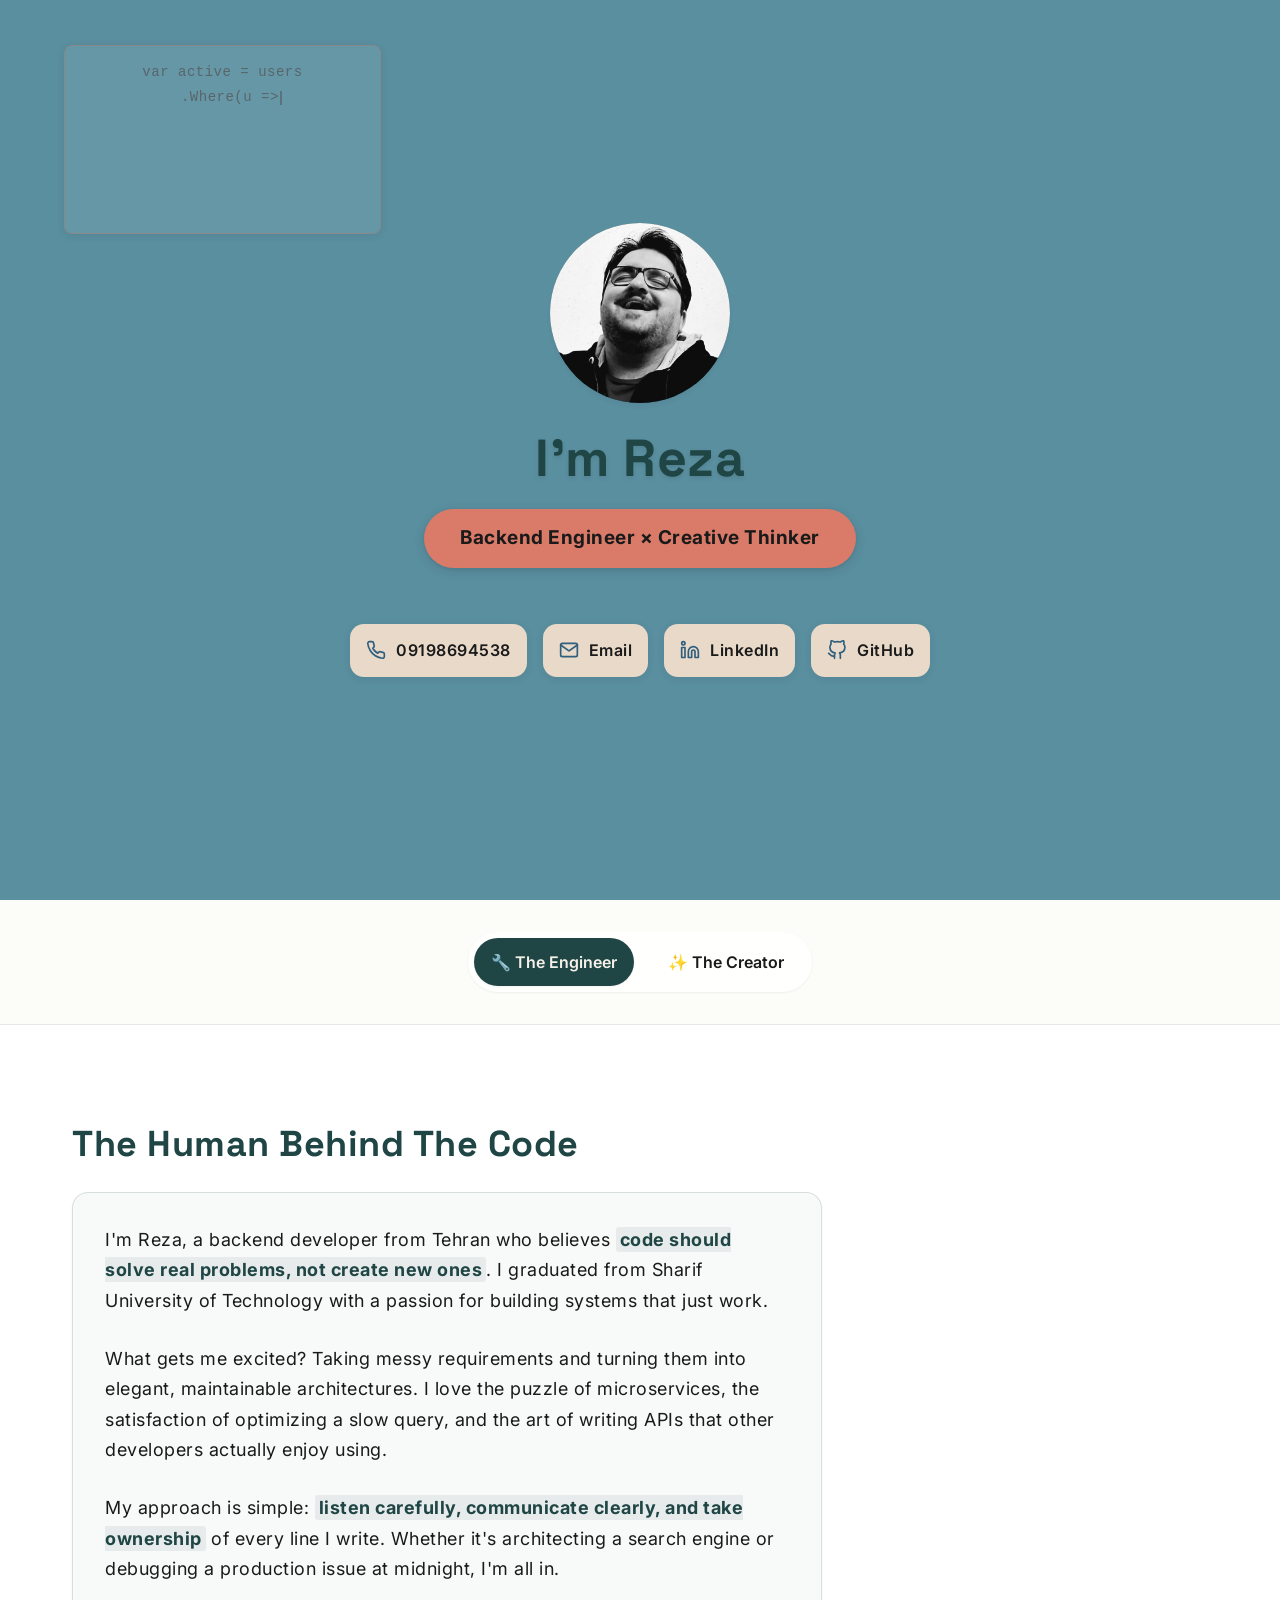
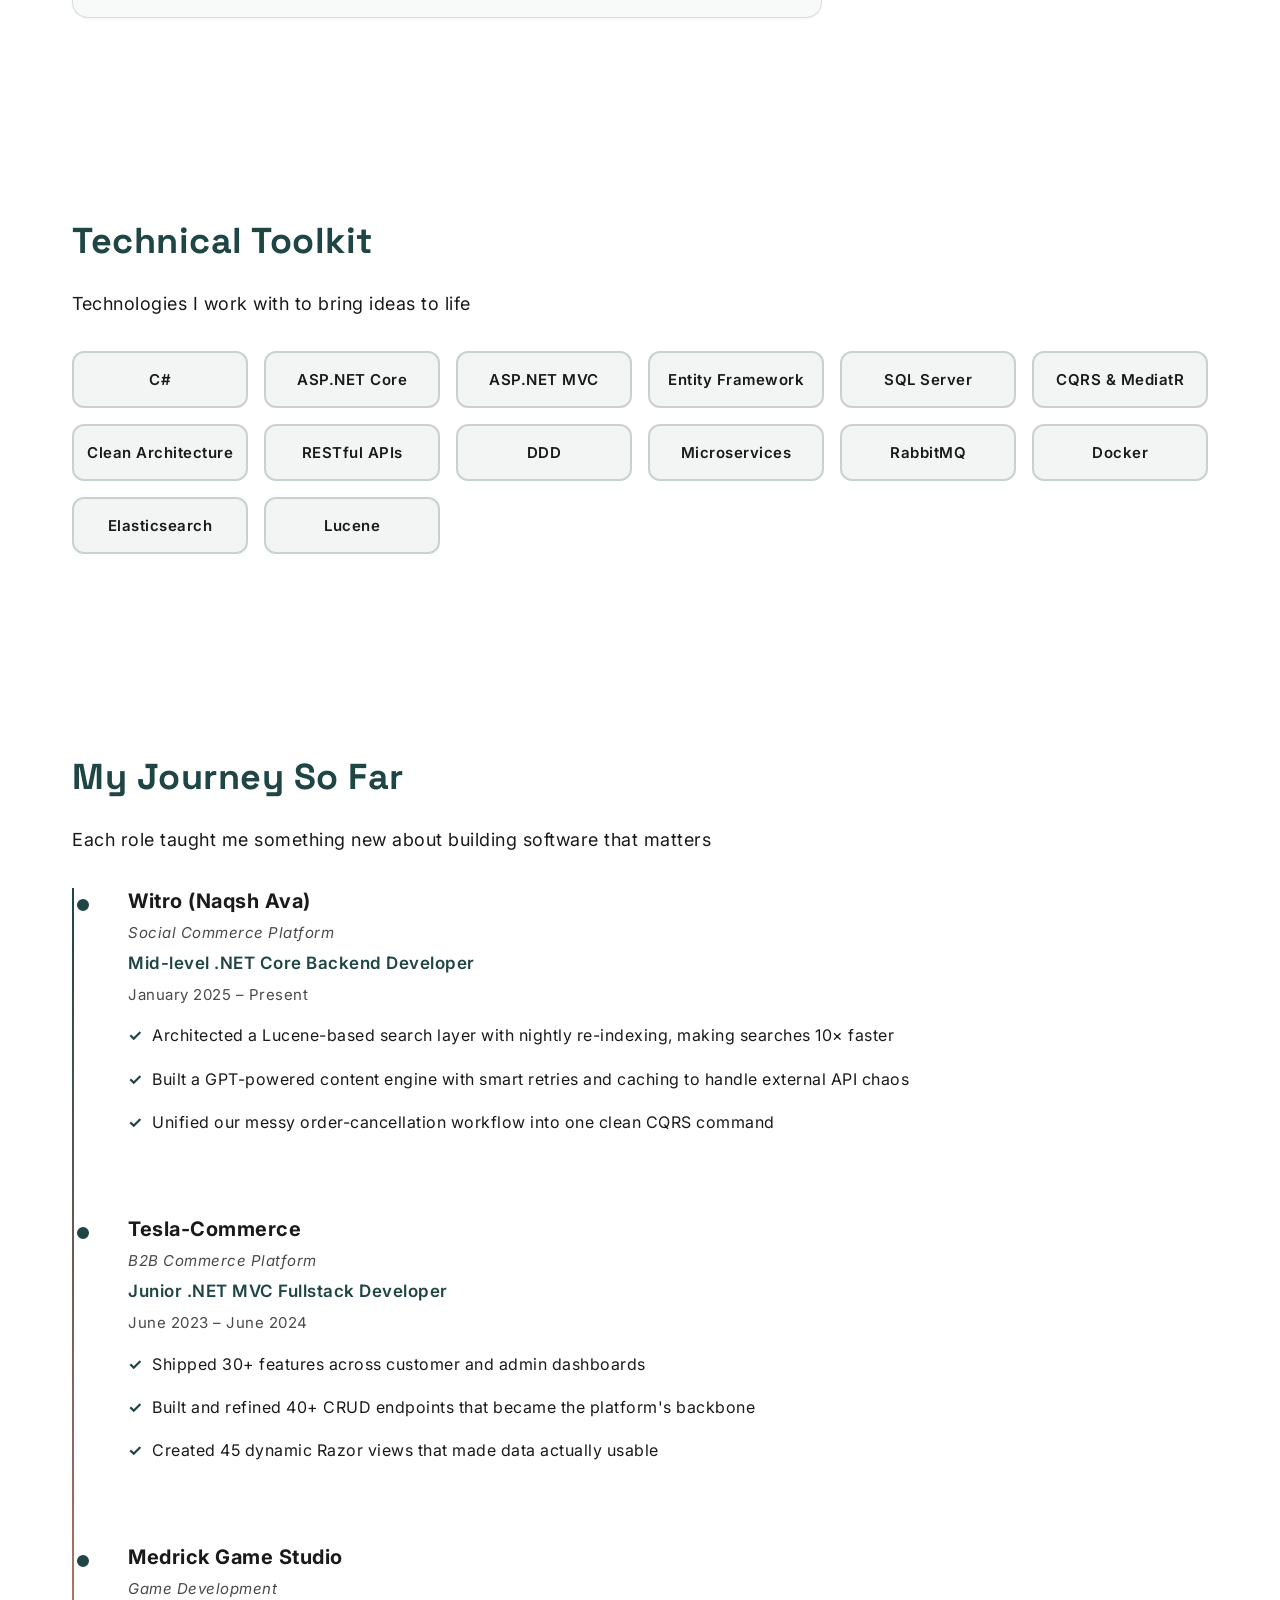
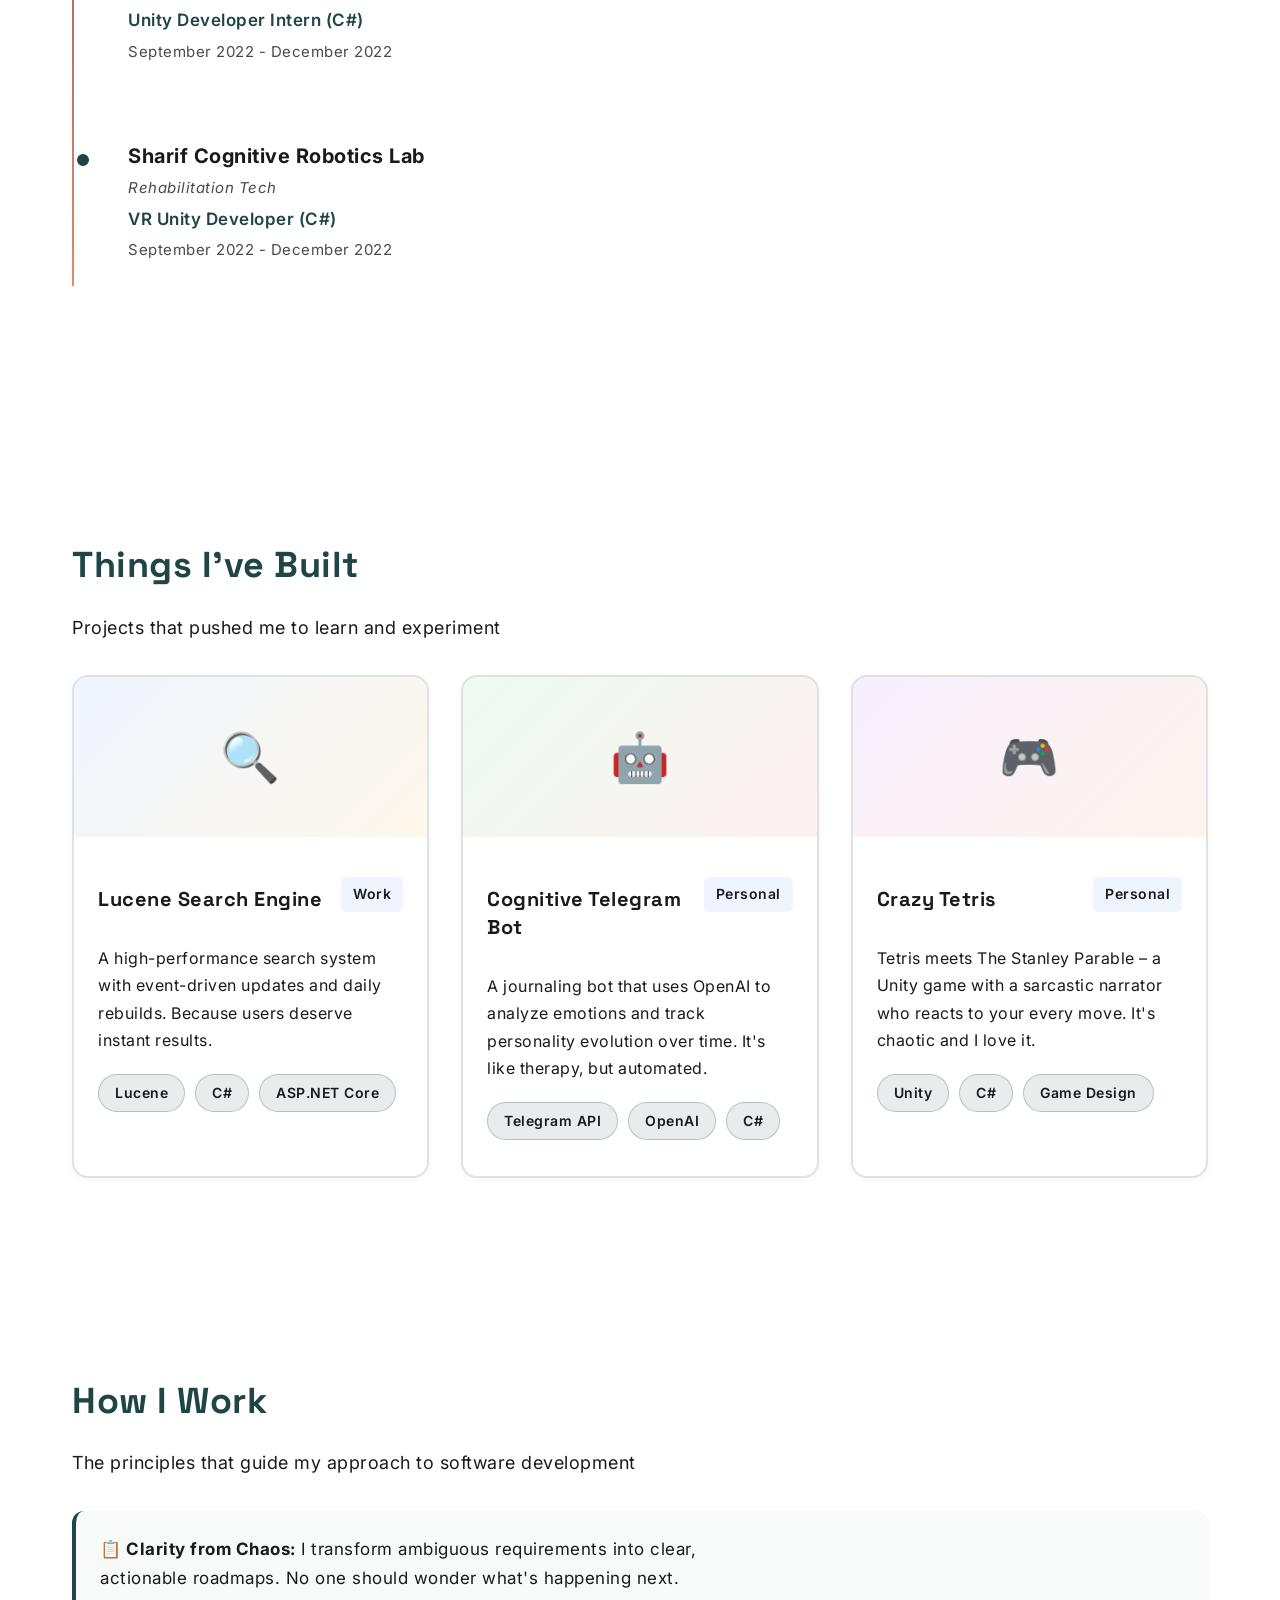
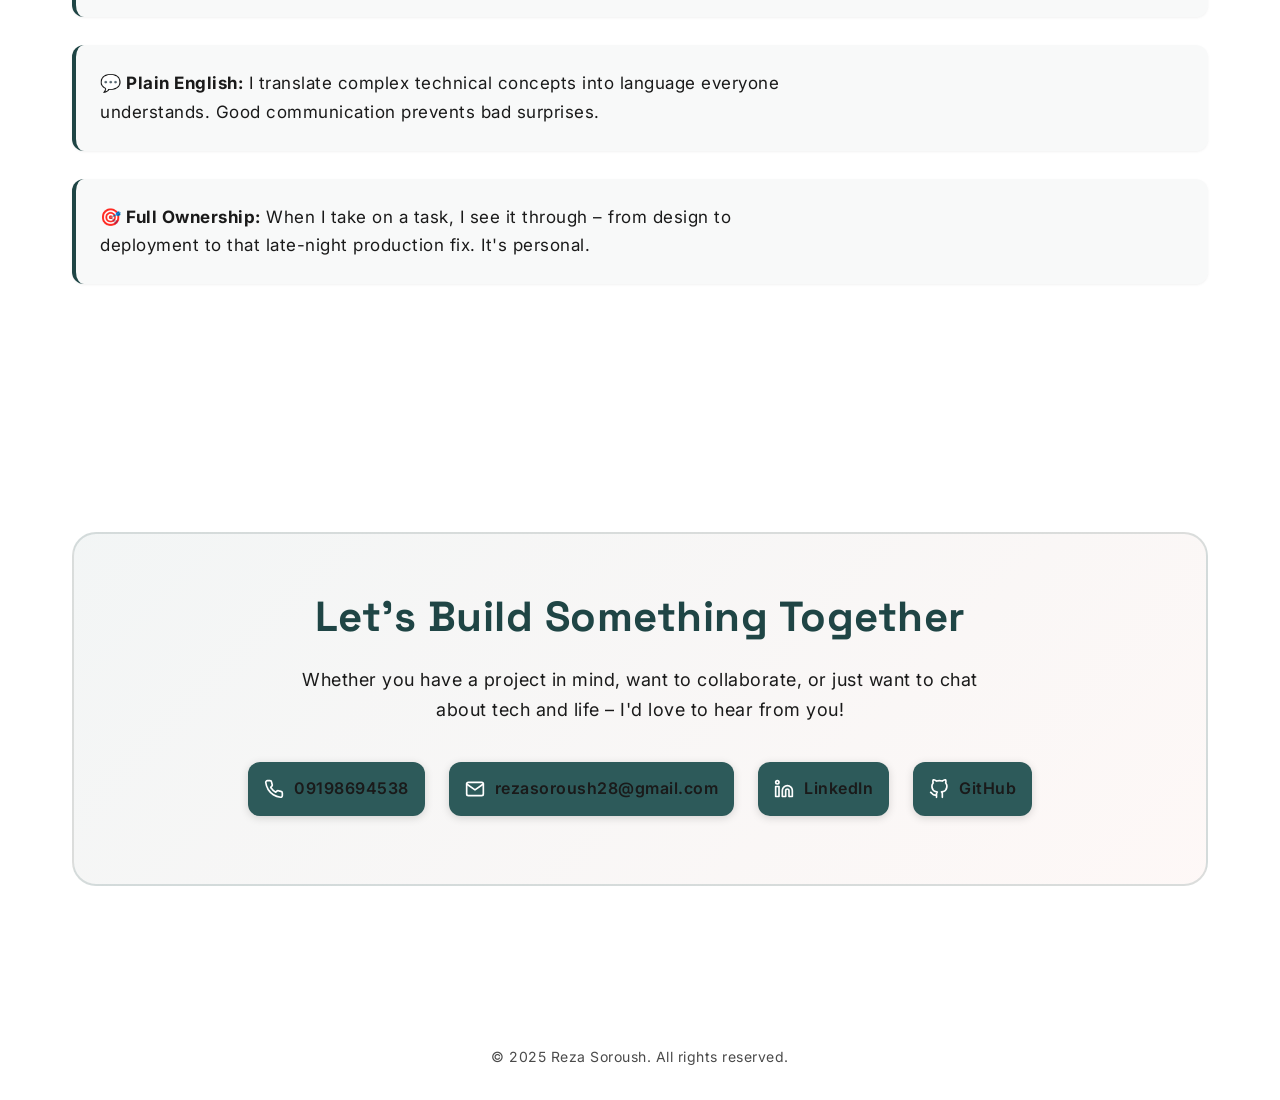
<file: index.html>
<!DOCTYPE html>
<html lang="en">
<head>
    <meta charset="UTF-8">
    <meta name="viewport" content="width=device-width, initial-scale=1.0">
    <title>Reza Soroush - Backend Engineer × Creative Thinker</title>
    <link rel="preconnect" href="https://fonts.googleapis.com">
    <link rel="preconnect" href="https://fonts.gstatic.com" crossorigin>
    <link href="https://fonts.googleapis.com/css2?family=Inter:wght@400;500;600;700&family=Space+Grotesk:wght@500;600;700&display=swap" rel="stylesheet">
    <style>
:root {
  /* Primitive Color Tokens */
  --color-white: rgba(255, 255, 255, 1);
  --color-black: rgba(0, 0, 0, 1);
  --color-cream-50: rgba(252, 252, 249, 1);
  --color-cream-100: rgba(255, 255, 253, 1);
  --color-gray-200: rgba(245, 245, 245, 1);
  --color-gray-300: rgba(167, 169, 169, 1);
  --color-gray-400: rgba(119, 124, 124, 1);
  --color-slate-500: rgba(98, 108, 113, 1);
  --color-brown-600: rgba(94, 82, 64, 1);
  --color-charcoal-700: rgba(31, 33, 33, 1);
  --color-charcoal-800: rgba(38, 40, 40, 1);
  --color-slate-900: rgba(19, 52, 59, 1);
  --color-teal-300: rgba(50, 184, 198, 1);
  --color-teal-400: rgba(45, 166, 178, 1);
  --color-teal-500: rgba(33, 128, 141, 1);
  --color-teal-600: rgba(29, 116, 128, 1);
  --color-teal-700: rgba(26, 104, 115, 1);
  --color-teal-800: rgba(41, 150, 161, 1);
  --color-red-400: rgba(255, 84, 89, 1);
  --color-red-500: rgba(192, 21, 47, 1);
  --color-orange-400: rgba(230, 129, 97, 1);
  --color-orange-500: rgba(168, 75, 47, 1);

  /* RGB versions for opacity control */
  --color-brown-600-rgb: 94, 82, 64;
  --color-teal-500-rgb: 33, 128, 141;
  --color-slate-900-rgb: 19, 52, 59;
  --color-slate-500-rgb: 98, 108, 113;
  --color-red-500-rgb: 192, 21, 47;
  --color-red-400-rgb: 255, 84, 89;
  --color-orange-500-rgb: 168, 75, 47;
  --color-orange-400-rgb: 230, 129, 97;

  /* Background color tokens (Light Mode) */
  --color-bg-1: rgba(59, 130, 246, 0.08);
  --color-bg-2: rgba(245, 158, 11, 0.08);
  --color-bg-3: rgba(34, 197, 94, 0.08);
  --color-bg-4: rgba(239, 68, 68, 0.08);
  --color-bg-5: rgba(147, 51, 234, 0.08);
  --color-bg-6: rgba(249, 115, 22, 0.08);
  --color-bg-7: rgba(236, 72, 153, 0.08);
  --color-bg-8: rgba(6, 182, 212, 0.08);

  /* Semantic Color Tokens (Light Mode) */
  --color-background: var(--color-cream-50);
  --color-surface: var(--color-cream-100);
  --color-text: var(--color-slate-900);
  --color-text-secondary: var(--color-slate-500);
  --color-primary: var(--color-teal-500);
  --color-primary-hover: var(--color-teal-600);
  --color-primary-active: var(--color-teal-700);
  --color-secondary: rgba(var(--color-brown-600-rgb), 0.12);
  --color-secondary-hover: rgba(var(--color-brown-600-rgb), 0.2);
  --color-secondary-active: rgba(var(--color-brown-600-rgb), 0.25);
  --color-border: rgba(var(--color-brown-600-rgb), 0.2);
  --color-btn-primary-text: var(--color-cream-50);
  --color-card-border: rgba(var(--color-brown-600-rgb), 0.12);
  --color-card-border-inner: rgba(var(--color-brown-600-rgb), 0.12);
  --color-error: var(--color-red-500);
  --color-success: var(--color-teal-500);
  --color-warning: var(--color-orange-500);
  --color-info: var(--color-slate-500);
  --color-focus-ring: rgba(var(--color-teal-500-rgb), 0.4);
  --color-select-caret: rgba(var(--color-slate-900-rgb), 0.8);

  /* Typography - OPTIMIZED FOR READABILITY */
  --font-family-base: "Inter", -apple-system, BlinkMacSystemFont, "Segoe UI", Roboto, sans-serif;
  --font-family-display: "Space Grotesk", "Inter", sans-serif;
  --font-size-xs: 14px;
  --font-size-sm: 14px;
  --font-size-base: 16px;
  --font-size-md: 16px;
  --font-size-lg: 18px;
  --font-size-xl: 20px;
  --font-size-2xl: 22px;
  --font-size-3xl: 28px;
  --font-size-4xl: 36px;
  --font-weight-normal: 400;
  --font-weight-medium: 500;
  --font-weight-semibold: 600;
  --font-weight-bold: 700;
  --line-height-tight: 1.3;
  --line-height-normal: 1.6;
  --letter-spacing-tight: -0.01em;
  --letter-spacing-body: 0.5px;

  /* Spacing */
  --space-0: 0;
  --space-1: 1px;
  --space-2: 2px;
  --space-4: 4px;
  --space-6: 6px;
  --space-8: 8px;
  --space-10: 10px;
  --space-12: 12px;
  --space-16: 16px;
  --space-20: 20px;
  --space-24: 24px;
  --space-32: 32px;

  /* Border Radius */
  --radius-sm: 6px;
  --radius-base: 8px;
  --radius-md: 10px;
  --radius-lg: 12px;
  --radius-xl: 16px;
  --radius-2xl: 24px;
  --radius-full: 9999px;

  /* Shadows */
  --shadow-xs: 0 1px 2px rgba(0, 0, 0, 0.02);
  --shadow-sm: 0 1px 3px rgba(0, 0, 0, 0.04), 0 1px 2px rgba(0, 0, 0, 0.02);
  --shadow-md: 0 4px 6px -1px rgba(0, 0, 0, 0.04), 0 2px 4px -1px rgba(0, 0, 0, 0.02);
  --shadow-lg: 0 10px 15px -3px rgba(0, 0, 0, 0.04), 0 4px 6px -2px rgba(0, 0, 0, 0.02);

  /* Animation */
  --duration-fast: 150ms;
  --duration-normal: 250ms;
  --ease-standard: cubic-bezier(0.16, 1, 0.3, 1);
  
  /* Custom Portfolio Colors */
  --portfolio-primary: #1F4545;
  --portfolio-secondary: #E8856F;
  --portfolio-accent: #D4A574;
  --portfolio-bg: #FFFFFF;
  --portfolio-text: #1A1A1A;
  --portfolio-text-secondary: #4A4A4A;
  --portfolio-text-light: #F5F1E8;
  --portfolio-heading: #1F4545;
  --portfolio-heading-secondary: #1F4545;
  --portfolio-creator: #6B4A6F;
  --warm-orange: rgba(255, 159, 102, 1);
  --warm-peach: rgba(255, 193, 153, 1);
  --warm-purple: rgba(168, 153, 255, 1);
  --warm-blue: rgba(153, 201, 255, 1);
}

@media (prefers-color-scheme: dark) {
  :root {
    --color-gray-400-rgb: 119, 124, 124;
    --color-teal-300-rgb: 50, 184, 198;
    --color-gray-300-rgb: 167, 169, 169;
    --color-gray-200-rgb: 245, 245, 245;
    --color-background: var(--color-charcoal-700);
    --color-surface: var(--color-charcoal-800);
    --color-text: var(--color-gray-200);
    --color-text-secondary: rgba(var(--color-gray-300-rgb), 0.7);
    --color-primary: var(--color-teal-300);
    --color-primary-hover: var(--color-teal-400);
    --color-primary-active: var(--color-teal-800);
    --color-secondary: rgba(var(--color-gray-400-rgb), 0.15);
    --color-secondary-hover: rgba(var(--color-gray-400-rgb), 0.25);
    --color-border: rgba(var(--color-gray-400-rgb), 0.3);
    --color-card-border: rgba(var(--color-gray-400-rgb), 0.2);
  }
}

* {
  margin: 0;
  padding: 0;
  box-sizing: border-box;
}

html {
  scroll-behavior: smooth;
  font-size: 16px;
}

* {
  min-font-size: 14px;
}

body {
  font-family: var(--font-family-base);
  background-color: var(--portfolio-bg);
  color: var(--portfolio-text);
  font-size: var(--font-size-base);
  line-height: 1.6;
  letter-spacing: var(--letter-spacing-body);
  font-weight: 400;
  -webkit-font-smoothing: antialiased;
  -moz-osx-font-smoothing: grayscale;
  overflow-x: hidden;
}

p, li, span, div {
  color: var(--portfolio-text);
  line-height: 1.6;
  letter-spacing: 0.5px;
}

p {
  margin-bottom: 1.2em;
}

.hero {
  min-height: 100vh;
  display: flex;
  flex-direction: column;
  align-items: center;
  justify-content: center;
  position: relative;
  overflow: hidden;
  padding: var(--space-32) var(--space-20);
  text-align: center;
}

.hero::before {
  content: '';
  position: absolute;
  top: 0;
  left: 0;
  width: 100%;
  height: 100%;
  background: #5A8FA0;
  z-index: 0;
}

.code-background {
  position: absolute;
  top: 0;
  left: 0;
  width: 100%;
  height: 100%;
  overflow: hidden;
  z-index: 0;
  pointer-events: none;
}

.code-frame {
  position: absolute;
  background: rgba(240, 240, 240, 0.08);
  border: 1px solid #888888;
  border-radius: 8px;
  padding: 14px;
  overflow: hidden;
  opacity: 0;
  transition: opacity 0.7s ease;
  pointer-events: none;
  box-shadow: 0 2px 8px rgba(0, 0, 0, 0.08);
}

.code-frame.visible {
  opacity: 1;
}

.code-line {
  font-family: 'Courier New', monospace;
  font-size: 14px;
  line-height: 1.8;
  color: #555555;
  white-space: pre-wrap;
  word-wrap: break-word;
  opacity: 0.75;
  letter-spacing: 0.5px;
  font-weight: 500;
  margin: 0;
}

.code-cursor {
  display: inline-block;
  width: 2px;
  height: 1em;
  background-color: #555555;
  margin-left: 1px;
  animation: blink 1s infinite;
  vertical-align: text-bottom;
  opacity: 0.75;
}

@keyframes blink {
  0%, 49% { opacity: 0.75; }
  50%, 100% { opacity: 0; }
}

.profile-photo {
  width: 140px;
  height: 140px;
  border-radius: var(--radius-full);
  background: var(--portfolio-heading);
  margin-bottom: var(--space-24);
  display: flex;
  align-items: center;
  justify-content: center;
  font-size: 48px;
  box-shadow: var(--shadow-md);
  animation: fadeInScale 0.6s var(--ease-standard);
  position: relative;
  z-index: 1;
}
.profile-photo img {
  width: 100%;
  height: 100%;
  object-fit: cover;
  border-radius: 50%;
}


@keyframes fadeInScale {
  from {
    opacity: 0;
    transform: scale(0.9);
  }
  to {
    opacity: 1;
    transform: scale(1);
  }
}

.hero h1 {
  font-family: var(--font-family-display);
  font-size: clamp(36px, 8vw, 52px);
  font-weight: 700;
  line-height: 1.2;
  margin-bottom: var(--space-20);
  color: var(--portfolio-heading);
  animation: fadeInUp 0.6s var(--ease-standard) 0.1s both;
  position: relative;
  z-index: 1;
  text-shadow: 0 2px 4px rgba(0, 0, 0, 0.1);
}

.hero-tagline-pill {
  display: inline-block;
  padding: 16px 36px;
  background: #D97B68;
  border-radius: 35px;
  font-size: 19px;
  font-weight: 700;
  line-height: 1.4;
  color: #1A1A1A;
  margin-bottom: var(--space-32);
  box-shadow: 0 3px 12px rgba(0, 0, 0, 0.12), 0 1px 4px rgba(0, 0, 0, 0.08);
  animation: fadeInUp 0.6s var(--ease-standard) 0.2s both;
  border: none;
  position: relative;
  z-index: 1;
}

.hero-dual {
  display: none;
}

@keyframes fadeInUp {
  from {
    opacity: 0;
    transform: translateY(20px);
  }
  to {
    opacity: 1;
    transform: translateY(0);
  }
}

.scroll-indicator {
  display: none;
}

@media (max-width: 767px) {
  .hero h1 {
    font-size: clamp(28px, 7vw, 52px);
  }
  
  .hero-tagline-pill {
    font-size: 17px;
    padding: 14px 28px;
    border-radius: 32px;
    background: #D97B68;
  }
  
  .profile-photo {
    width: 100px;
    height: 100px;
    font-size: 36px;
  }
}

@keyframes bounce {
  0%, 20%, 50%, 80%, 100% {
    transform: translateY(0);
  }
  40% {
    transform: translateY(-10px);
  }
  60% {
    transform: translateY(-5px);
  }
}

.hero-contact-wrapper {
  display: flex;
  flex-wrap: wrap;
  justify-content: center;
  align-items: center;
  gap: 16px;
  margin-top: var(--space-24);
  max-width: 800px;
  position: relative;
  z-index: 1;
}

.hero-contact-left,
.hero-contact-right {
  display: flex;
  flex-wrap: wrap;
  gap: 16px;
  justify-content: center;
}

.hero-contact-link {
  display: inline-flex;
  align-items: center;
  gap: 10px;
  padding: 14px 16px;
  background: #E8D9C8;
  border: none;
  border-radius: 14px;
  text-decoration: none;
  color: #2E5F7F;
  font-size: 16px;
  font-weight: 600;
  transition: all var(--duration-normal) var(--ease-standard);
  min-height: 48px;
  box-shadow: 0 2px 8px rgba(0, 0, 0, 0.08);
  white-space: nowrap;
}

.hero-contact-left .hero-contact-link {
  background: #E8D9C8;
  color: #2E5F7F;
}

.hero-contact-left .hero-contact-link:hover {
  background: #F5E6D3;
  transform: translateY(-2px);
  box-shadow: 0 4px 12px rgba(0, 0, 0, 0.12);
}

.hero-contact-right .hero-contact-link {
  background: #E8D9C8;
  color: #2E5F7F;
}

.hero-contact-right .hero-contact-link:hover {
  background: #F5E6D3;
  transform: translateY(-2px);
  box-shadow: 0 4px 12px rgba(0, 0, 0, 0.12);
}

.hero-contact-link svg {
  width: 20px;
  height: 20px;
  stroke-width: 2;
  stroke: #2E5F7F;
}

@media (max-width: 767px) {
  .hero-contact-wrapper {
    gap: 12px;
  }
  
  .hero-contact-left,
  .hero-contact-right {
    gap: 12px;
  }
  
  .hero-contact-link {
    font-size: 15px;
    padding: 12px 14px;
  }
}

.toggle-section {
  padding: 32px 24px;
  display: flex;
  justify-content: center;
  position: sticky;
  top: 0;
  background: var(--color-background);
  z-index: 100;
  border-bottom: 1px solid var(--color-card-border);
  margin-bottom: 24px;
}

.toggle-container {
  display: flex;
  gap: var(--space-12);
  background: var(--color-surface);
  padding: var(--space-6);
  border-radius: var(--radius-full);
  box-shadow: var(--shadow-sm);
}

.toggle-btn {
  padding: var(--space-14) var(--space-24);
  border: none;
  border-radius: var(--radius-full);
  font-size: 16px;
  font-weight: 600;
  line-height: 1.4;
  cursor: pointer;
  transition: all var(--duration-normal) var(--ease-standard);
  background: transparent;
  color: var(--portfolio-text);
  font-family: var(--font-family-base);
  min-width: 160px;
  min-height: 48px;
}

.toggle-btn.active {
  background: var(--portfolio-heading);
  color: var(--portfolio-text-light);
  box-shadow: var(--shadow-sm);
}

.toggle-btn:hover:not(.active) {
  background: rgba(31, 69, 69, 0.1);
  color: var(--portfolio-text);
}

.view {
  display: none;
  animation: fadeIn 0.5s var(--ease-standard);
}

.view.active {
  display: block;
}

@keyframes fadeIn {
  from {
    opacity: 0;
  }
  to {
    opacity: 1;
  }
}

section {
  padding: 48px var(--space-24);
  max-width: 1200px;
  margin: 0 auto 48px auto;
}

@media (max-width: 767px) {
  section {
    padding: 40px var(--space-20);
    margin: 0 auto 40px auto;
  }
}

section h2 {
  font-family: var(--font-family-display);
  font-size: clamp(28px, 6vw, 36px);
  font-weight: 700;
  line-height: 1.3;
  margin-bottom: 24px;
  padding-top: 8px;
  color: var(--portfolio-heading);
}

section h3 {
  font-family: var(--font-family-display);
  font-size: 22px;
  font-weight: 600;
  line-height: 1.4;
  margin-bottom: 20px;
  margin-top: 8px;
  color: var(--portfolio-heading);
}

.section-intro {
  font-size: 18px;
  line-height: 1.7;
  letter-spacing: 0.5px;
  color: var(--portfolio-text);
  margin-bottom: 32px;
  margin-top: 16px;
  max-width: 700px;
}

.about-content {
  background: rgba(31, 69, 69, 0.03);
  padding: var(--space-32);
  border-radius: var(--radius-xl);
  border: 1px solid rgba(31, 69, 69, 0.15);
  box-shadow: var(--shadow-sm);
  line-height: 1.7;
  max-width: 800px;
  margin-top: 20px;
}

.about-content p {
  margin-bottom: 1.5em;
  font-size: 18px;
  line-height: 1.7;
  letter-spacing: 0.5px;
  color: var(--portfolio-text);
  font-weight: 400;
}

.about-content p:last-child {
  margin-bottom: 0;
}

.highlight {
  color: var(--portfolio-heading);
  font-weight: 700;
  background: rgba(31, 69, 69, 0.08);
  padding: 2px 4px;
  border-radius: 3px;
}

.skills-grid {
  display: grid;
  grid-template-columns: repeat(auto-fill, minmax(140px, 1fr));
  gap: 12px;
  margin-top: 24px;
}

.skill-card {
  background: rgba(31, 69, 69, 0.05);
  padding: var(--space-16) var(--space-12);
  border-radius: var(--radius-lg);
  border: 2px solid rgba(31, 69, 69, 0.2);
  text-align: center;
  font-size: 15px;
  font-weight: 600;
  line-height: 1.4;
  color: var(--portfolio-text);
  transition: all var(--duration-normal) var(--ease-standard);
  cursor: default;
  min-height: 48px;
  display: flex;
  align-items: center;
  justify-content: center;
}

.skill-card:hover {
  transform: translateY(-4px);
  box-shadow: var(--shadow-md);
  border-color: var(--portfolio-heading);
}

.timeline {
  position: relative;
  padding-left: var(--space-24);
  margin-top: var(--space-24);
}

.timeline::before {
  content: '';
  position: absolute;
  left: 0;
  top: 0;
  bottom: 0;
  width: 2px;
  background: linear-gradient(to bottom, var(--portfolio-heading), var(--portfolio-secondary));
}

.timeline-item {
  position: relative;
  margin-bottom: 56px;
  padding-left: var(--space-24);
  padding-bottom: 8px;
}

.timeline-item::before {
  content: '';
  position: absolute;
  left: -30px;
  top: 8px;
  width: 12px;
  height: 12px;
  border-radius: 50%;
  background: var(--portfolio-heading);
  border: 3px solid var(--portfolio-bg);
}

.timeline-company {
  font-size: 20px;
  font-weight: 700;
  line-height: 1.3;
  color: var(--portfolio-text);
  margin-bottom: var(--space-8);
}

.timeline-type {
  font-size: 15px;
  color: var(--portfolio-text-secondary);
  font-style: italic;
  line-height: 1.5;
  margin-bottom: var(--space-8);
}

.timeline-role {
  font-size: 17px;
  font-weight: 600;
  line-height: 1.4;
  color: var(--portfolio-heading);
  margin-bottom: var(--space-8);
}

.timeline-period {
  font-size: 15px;
  color: var(--portfolio-text-secondary);
  line-height: 1.5;
  margin-bottom: var(--space-16);
}

.timeline-achievements {
  list-style: none;
  padding-left: 0;
  margin-top: var(--space-12);
}

.timeline-achievements li {
  position: relative;
  padding-left: var(--space-24);
  margin-bottom: 16px;
  font-size: 16px;
  line-height: 1.7;
  letter-spacing: 0.5px;
  color: var(--portfolio-text);
}

.timeline-achievements li::before {
  content: '✓';
  position: absolute;
  left: 0;
  color: var(--portfolio-heading);
  font-weight: 700;
  font-size: 16px;
}

.projects-grid {
  display: grid;
  grid-template-columns: 1fr;
  gap: 24px;
  margin-top: 24px;
}

.project-card {
  background: #FFFFFF;
  border-radius: var(--radius-xl);
  border: 2px solid rgba(31, 69, 69, 0.15);
  overflow: hidden;
  transition: all var(--duration-normal) var(--ease-standard);
  box-shadow: 0 2px 8px rgba(0, 0, 0, 0.04);
}

.project-card:hover {
  transform: translateY(-4px);
  box-shadow: 0 8px 24px rgba(0, 0, 0, 0.08);
  border-color: rgba(31, 69, 69, 0.3);
}

.project-icon {
  width: 100%;
  height: 160px;
  display: flex;
  align-items: center;
  justify-content: center;
  font-size: 48px;
  background: linear-gradient(135deg, var(--color-bg-1), var(--color-bg-2));
}

.project-card:nth-child(2) .project-icon {
  background: linear-gradient(135deg, var(--color-bg-3), var(--color-bg-4));
}

.project-card:nth-child(3) .project-icon {
  background: linear-gradient(135deg, var(--color-bg-5), var(--color-bg-6));
}

.project-content {
  padding: 32px 24px;
  margin-top: 8px;
}

.project-header {
  display: flex;
  justify-content: space-between;
  align-items: start;
  margin-bottom: var(--space-12);
  gap: var(--space-12);
}

.project-title {
  font-size: 20px;
  font-weight: 700;
  line-height: 1.4;
  color: var(--portfolio-text);
}

.project-context {
  font-size: 14px;
  padding: var(--space-6) var(--space-12);
  background: var(--color-bg-1);
  border-radius: var(--radius-sm);
  font-weight: 600;
  color: var(--portfolio-text);
  white-space: nowrap;
}

.project-description {
  font-size: 16px;
  line-height: 1.7;
  letter-spacing: 0.5px;
  color: var(--portfolio-text);
  margin-bottom: 20px;
  margin-top: 12px;
}

.project-tech {
  display: flex;
  flex-wrap: wrap;
  gap: 10px;
  margin-top: 8px;
}

.tech-tag {
  font-size: 14px;
  padding: 8px 16px;
  background: rgba(31, 69, 69, 0.1);
  border: 1px solid rgba(31, 69, 69, 0.25);
  border-radius: var(--radius-full);
  color: var(--portfolio-text);
  font-weight: 600;
  line-height: 1.4;
  margin-bottom: 4px;
}

.creative-grid {
  display: grid;
  grid-template-columns: 1fr;
  gap: 24px;
  margin-top: 24px;
}

.creative-card {
  background: rgba(31, 69, 69, 0.03);
  padding: 32px 24px;
  border-radius: var(--radius-xl);
  border: 2px dashed rgba(31, 69, 69, 0.25);
  text-align: center;
  transition: all var(--duration-normal) var(--ease-standard);
  margin-bottom: 8px;
}

.creative-card:hover {
  border-color: var(--portfolio-creator);
  transform: scale(1.02);
}

#creator-view section h2 {
  color: var(--portfolio-creator);
}

.toggle-btn[data-view="creator"].active {
  background: var(--portfolio-creator);
  color: var(--portfolio-text-light);
}

.creative-icon {
  font-size: 48px;
  margin-bottom: var(--space-16);
}

.creative-title {
  font-size: 20px;
  font-weight: 700;
  line-height: 1.4;
  margin-bottom: var(--space-12);
  color: var(--portfolio-text);
}

.creative-description {
  font-size: 16px;
  line-height: 1.6;
  letter-spacing: 0.5px;
  color: var(--portfolio-text);
  font-style: italic;
}

.creative-soon {
  display: inline-block;
  margin-top: var(--space-12);
  padding: var(--space-8) var(--space-16);
  background: var(--color-bg-2);
  border-radius: var(--radius-full);
  font-size: 14px;
  font-weight: 600;
  line-height: 1.4;
  color: var(--portfolio-text);
}

.philosophy-grid {
  display: grid;
  grid-template-columns: 1fr;
  gap: 20px;
  margin-top: 24px;
}

.philosophy-item {
  background: rgba(31, 69, 69, 0.03);
  padding: 24px;
  border-radius: var(--radius-lg);
  border-left: 4px solid var(--portfolio-heading);
  box-shadow: var(--shadow-sm);
  margin-bottom: 8px;
}

.philosophy-item p {
  font-size: 17px;
  line-height: 1.7;
  letter-spacing: 0.5px;
  color: var(--portfolio-text);
  margin: 0;
  font-weight: 400;
}

.contact-section {
  background: linear-gradient(135deg, rgba(45, 90, 90, 0.06), rgba(232, 133, 111, 0.06));
  border: 2px solid rgba(31, 69, 69, 0.15);
  border-radius: var(--radius-2xl);
  padding: 48px 24px;
  text-align: center;
  margin-top: 48px;
}

.contact-title {
  font-family: var(--font-family-display);
  font-size: clamp(32px, 7vw, 42px);
  font-weight: 700;
  line-height: 1.3;
  margin-bottom: var(--space-20);
  color: var(--portfolio-heading);
}

.contact-subtitle {
  font-size: 18px;
  line-height: 1.7;
  letter-spacing: 0.5px;
  color: var(--portfolio-text);
  margin-bottom: var(--space-32);
  max-width: 700px;
  margin-left: auto;
  margin-right: auto;
}

.contact-email {
  display: inline-flex;
  align-items: center;
  gap: var(--space-10);
  padding: var(--space-16) var(--space-32);
  background: var(--portfolio-secondary);
  color: #FFFFFF;
  text-decoration: none;
  border-radius: var(--radius-full);
  font-size: 18px;
  font-weight: 700;
  line-height: 1.4;
  transition: all var(--duration-normal) var(--ease-standard);
  box-shadow: var(--shadow-md);
  min-height: 52px;
}

.contact-email:hover {
  background: #d6745e;
  transform: translateY(-2px);
  box-shadow: var(--shadow-lg);
}

.contact-methods {
  display: flex;
  flex-wrap: wrap;
  justify-content: center;
  gap: 16px;
  margin-top: 32px;
  margin-bottom: 16px;
}

.contact-method {
  display: inline-flex;
  align-items: center;
  gap: 10px;
  padding: 14px 16px;
  background: #2D5A5A;
  border: none;
  border-radius: var(--radius-lg);
  text-decoration: none;
  color: #FFFFFF;
  font-size: 16px;
  font-weight: 600;
  line-height: 1.4;
  transition: all var(--duration-normal) var(--ease-standard);
  min-height: 48px;
  box-shadow: 0 2px 8px rgba(0, 0, 0, 0.15);
  margin: 4px;
}

.contact-method:hover {
  background: #234848;
  transform: translateY(-2px);
  box-shadow: 0 4px 12px rgba(0, 0, 0, 0.2);
}

.contact-method svg,
.contact-method span:first-child {
  width: 20px;
  height: 20px;
  display: flex;
  align-items: center;
  justify-content: center;
}

.contact-method svg {
  stroke: #FFFFFF;
}

.social-links {
  display: flex;
  justify-content: center;
  gap: var(--space-16);
  margin-top: var(--space-24);
}

.social-link {
  padding: var(--space-14) var(--space-20);
  background: rgba(31, 69, 69, 0.05);
  border: 2px solid rgba(31, 69, 69, 0.25);
  border-radius: var(--radius-lg);
  text-decoration: none;
  color: var(--portfolio-heading);
  font-size: 15px;
  font-weight: 600;
  line-height: 1.4;
  transition: all var(--duration-normal) var(--ease-standard);
  min-height: 44px;
}

.social-link:hover {
  border-color: var(--portfolio-heading);
  color: var(--portfolio-heading);
  transform: translateY(-2px);
}

footer {
  padding: 32px 24px;
  text-align: center;
  margin-top: 24px;
}

.footer-copyright {
  font-size: 14px;
  line-height: 1.6;
  color: #4A4A4A;
  margin: 0;
  font-weight: 400;
}

@media (min-width: 768px) {
  .profile-photo {
    width: 180px;
    height: 180px;
    font-size: 64px;
  }

  section {
    padding: 56px 32px;
    margin-bottom: 56px;
  }

  .skills-grid {
    grid-template-columns: repeat(auto-fill, minmax(160px, 1fr));
    gap: 16px;
  }

  .projects-grid {
    grid-template-columns: repeat(2, 1fr);
    gap: 32px;
  }

  .creative-grid {
    grid-template-columns: repeat(2, 1fr);
    gap: 28px;
  }

  .philosophy-grid {
    grid-template-columns: 1fr;
  }
  
  .about-content,
  .section-intro {
    max-width: 750px;
  }
}

@media (min-width: 1024px) {
  .projects-grid {
    grid-template-columns: repeat(3, 1fr);
    gap: 32px;
  }

  .creative-grid {
    grid-template-columns: repeat(4, 1fr);
    gap: 28px;
  }

  .timeline {
    padding-left: 32px;
  }
  
  section {
    padding: 64px 32px;
    margin-bottom: 64px;
  }
  
  .about-content p,
  .philosophy-item p {
    max-width: 680px;
  }
}

@media (hover: none) and (pointer: coarse) {
  .toggle-btn,
  .contact-email,
  .social-link,
  .hero-contact-link,
  .contact-method,
  .footer-link {
    min-height: 48px;
  }
  
  body {
    font-size: 16px;
  }
  
  .timeline-item {
    margin-bottom: 64px;
  }
  
  section {
    padding: 40px 20px;
    margin-bottom: 48px;
  }
  
  .hero-contact {
    margin-bottom: 32px;
  }
  
  .contact-section {
    padding: 40px 20px;
    margin-top: 40px;
  }
  
  footer {
    padding: 40px 20px;
    margin-top: 40px;
  }
}
    </style>
</head>
<body>
    <!-- Hero Section -->
    <div class="hero">
        <div class="code-background" id="codeBackground"></div>
        <div class="profile-photo"><img src="me.jpg" alt="Profile"></div>
        <h1>I'm Reza</h1>
        <div class="hero-tagline-pill">Backend Engineer × Creative Thinker</div>
        
        <div class="hero-contact-wrapper">
            <div class="hero-contact-left">
                <a href="tel:+989198694538" class="hero-contact-link">
                    <svg xmlns="http://www.w3.org/2000/svg" width="18" height="18" viewBox="0 0 24 24" fill="none" stroke="currentColor" stroke-width="2" stroke-linecap="round" stroke-linejoin="round">
                        <path d="M22 16.92v3a2 2 0 0 1-2.18 2 19.79 19.79 0 0 1-8.63-3.07 19.5 19.5 0 0 1-6-6 19.79 19.79 0 0 1-3.07-8.67A2 2 0 0 1 4.11 2h3a2 2 0 0 1 2 1.72 12.84 12.84 0 0 0 .7 2.81 2 2 0 0 1-.45 2.11L8.09 9.91a16 16 0 0 0 6 6l1.27-1.27a2 2 0 0 1 2.11-.45 12.84 12.84 0 0 0 2.81.7A2 2 0 0 1 22 16.92z"></path>
                    </svg>
                    <span>09198694538</span>
                </a>
                <a href= "https://mail.google.com/mail/u/0/?fs=1&to=rezasoroush28@gmail.com&tf=cm" class="hero-contact-link">
                    <svg xmlns="http://www.w3.org/2000/svg" width="18" height="18" viewBox="0 0 24 24" fill="none" stroke="currentColor" stroke-width="2" stroke-linecap="round" stroke-linejoin="round">
                        <path d="M4 4h16c1.1 0 2 .9 2 2v12c0 1.1-.9 2-2 2H4c-1.1 0-2-.9-2-2V6c0-1.1.9-2 2-2z"></path>
                        <polyline points="22,6 12,13 2,6"></polyline>
                    </svg>
                    <span>Email</span>
                </a>
            </div>
            <div class="hero-contact-right">
                <a href="https://www.linkedin.com/in/reza-soroush-a2863a179/" target="_blank" class="hero-contact-link">
                    <svg xmlns="http://www.w3.org/2000/svg" width="18" height="18" viewBox="0 0 24 24" fill="none" stroke="currentColor" stroke-width="2" stroke-linecap="round" stroke-linejoin="round">
                        <path d="M16 8a6 6 0 0 1 6 6v7h-4v-7a2 2 0 0 0-2-2 2 2 0 0 0-2 2v7h-4v-7a6 6 0 0 1 6-6z"></path>
                        <rect x="2" y="9" width="4" height="12"></rect>
                        <circle cx="4" cy="4" r="2"></circle>
                    </svg>
                    <span>LinkedIn</span>
                </a>
                <a href="https://github.com/rezasoroush28" target="_blank" class="hero-contact-link">
                    <svg xmlns="http://www.w3.org/2000/svg" width="18" height="18" viewBox="0 0 24 24" fill="none" stroke="currentColor" stroke-width="2" stroke-linecap="round" stroke-linejoin="round">
                        <path d="M9 19c-5 1.5-5-2.5-7-3m14 6v-3.87a3.37 3.37 0 0 0-.94-2.61c3.14-.35 6.44-1.54 6.44-7A5.44 5.44 0 0 0 20 4.77 5.07 5.07 0 0 0 19.91 1S18.73.65 16 2.48a13.38 13.38 0 0 0-7 0C6.27.65 5.09 1 5.09 1A5.07 5.07 0 0 0 5 4.77a5.44 5.44 0 0 0-1.5 3.78c0 5.42 3.3 6.61 6.44 7A3.37 3.37 0 0 0 9 18.13V22"></path>
                    </svg>
                    <span>GitHub</span>
                </a>
            </div>
        </div>
    </div>

    <!-- Toggle Navigation -->
    <div class="toggle-section">
        <div class="toggle-container">
            <button class="toggle-btn active" data-view="engineer">🔧 The Engineer</button>
            <button class="toggle-btn" data-view="creator">✨ The Creator</button>
        </div>
    </div>

    <!-- Engineer View -->
    <div id="engineer-view" class="view active">
        <!-- About Section -->
        <section id="about">
            <h2>The Human Behind The Code</h2>
            <div class="about-content">
                <p>I'm Reza, a backend developer from Tehran who believes <span class="highlight">code should solve real problems, not create new ones</span>. I graduated from Sharif University of Technology with a passion for building systems that just work.</p>
                <p>What gets me excited? Taking messy requirements and turning them into elegant, maintainable architectures. I love the puzzle of microservices, the satisfaction of optimizing a slow query, and the art of writing APIs that other developers actually enjoy using.</p>
                <p>My approach is simple: <span class="highlight">listen carefully, communicate clearly, and take ownership</span> of every line I write. Whether it's architecting a search engine or debugging a production issue at midnight, I'm all in.</p>
            </div>
        </section>

        <!-- Skills Section -->
        <section id="skills">
            <h2>Technical Toolkit</h2>
            <p class="section-intro">Technologies I work with to bring ideas to life</p>
            <div class="skills-grid">
                <div class="skill-card">C#</div>
                <div class="skill-card">ASP.NET Core</div>
                <div class="skill-card">ASP.NET MVC</div>
                <div class="skill-card">Entity Framework</div>
                <div class="skill-card">SQL Server</div>
                <div class="skill-card">CQRS &amp; MediatR</div>
                <div class="skill-card">Clean Architecture</div>
                <div class="skill-card">RESTful APIs</div>
                <div class="skill-card">DDD</div>
                <div class="skill-card">Microservices</div>
                <div class="skill-card">RabbitMQ</div>
                <div class="skill-card">Docker</div>
                <div class="skill-card">Elasticsearch</div>
                <div class="skill-card">Lucene</div>
            </div>
        </section>

        <!-- Experience Timeline -->
        <section id="experience">
            <h2>My Journey So Far</h2>
            <p class="section-intro">Each role taught me something new about building software that matters</p>
            <div class="timeline">
                <div class="timeline-item">
                    <div class="timeline-company">Witro (Naqsh Ava)</div>
                    <div class="timeline-type">Social Commerce Platform</div>
                    <div class="timeline-role">Mid-level .NET Core Backend Developer</div>
                    <div class="timeline-period">January 2025 – Present</div>
                    <ul class="timeline-achievements">
                        <li>Architected a Lucene-based search layer with nightly re-indexing, making searches 10× faster</li>
                        <li>Built a GPT-powered content engine with smart retries and caching to handle external API chaos</li>
                        <li>Unified our messy order-cancellation workflow into one clean CQRS command</li>
                    </ul>
                </div>

                <div class="timeline-item">
                    <div class="timeline-company">Tesla-Commerce</div>
                    <div class="timeline-type">B2B Commerce Platform</div>
                    <div class="timeline-role">Junior .NET MVC Fullstack Developer</div>
                    <div class="timeline-period">June 2023 – June 2024</div>
                    <ul class="timeline-achievements">
                        <li>Shipped 30+ features across customer and admin dashboards</li>
                        <li>Built and refined 40+ CRUD endpoints that became the platform's backbone</li>
                        <li>Created 45 dynamic Razor views that made data actually usable</li>
                    </ul>
                </div>

                <div class="timeline-item">
                    <div class="timeline-company">Medrick Game Studio</div>
                    <div class="timeline-type">Game Development</div>
                    <div class="timeline-role">Unity Developer Intern (C#)</div>
                    <div class="timeline-period">September 2022 - December 2022</div>
                </div>

                <div class="timeline-item">
                    <div class="timeline-company">Sharif Cognitive Robotics Lab</div>
                    <div class="timeline-type">Rehabilitation Tech</div>
                    <div class="timeline-role">VR Unity Developer (C#)</div>
                    <div class="timeline-period">September 2022 - December 2022</div>
                </div>
            </div>
        </section>

        <!-- Projects Section -->
        <section id="projects">
            <h2>Things I've Built</h2>
            <p class="section-intro">Projects that pushed me to learn and experiment</p>
            <div class="projects-grid">
                <div class="project-card">
                    <div class="project-icon">🔍</div>
                    <div class="project-content">
                        <div class="project-header">
                            <h3 class="project-title">Lucene Search Engine</h3>
                            <span class="project-context">Work</span>
                        </div>
                        <p class="project-description">A high-performance search system with event-driven updates and daily rebuilds. Because users deserve instant results.</p>
                        <div class="project-tech">
                            <span class="tech-tag">Lucene</span>
                            <span class="tech-tag">C#</span>
                            <span class="tech-tag">ASP.NET Core</span>
                        </div>
                    </div>
                </div>

                <div class="project-card">
                    <div class="project-icon">🤖</div>
                    <div class="project-content">
                        <div class="project-header">
                            <h3 class="project-title">Cognitive Telegram Bot</h3>
                            <span class="project-context">Personal</span>
                        </div>
                        <p class="project-description">A journaling bot that uses OpenAI to analyze emotions and track personality evolution over time. It's like therapy, but automated.</p>
                        <div class="project-tech">
                            <span class="tech-tag">Telegram API</span>
                            <span class="tech-tag">OpenAI</span>
                            <span class="tech-tag">C#</span>
                        </div>
                    </div>
                </div>

                <div class="project-card">
                    <div class="project-icon">🎮</div>
                    <div class="project-content">
                        <div class="project-header">
                            <h3 class="project-title">Crazy Tetris</h3>
                            <span class="project-context">Personal</span>
                        </div>
                        <p class="project-description">Tetris meets The Stanley Parable – a Unity game with a sarcastic narrator who reacts to your every move. It's chaotic and I love it.</p>
                        <div class="project-tech">
                            <span class="tech-tag">Unity</span>
                            <span class="tech-tag">C#</span>
                            <span class="tech-tag">Game Design</span>
                        </div>
                    </div>
                </div>
            </div>
        </section>

        <!-- Philosophy Section -->
        <section id="philosophy">
            <h2>How I Work</h2>
            <p class="section-intro">The principles that guide my approach to software development</p>
            <div class="philosophy-grid">
                <div class="philosophy-item">
                    <p><strong>📋 Clarity from Chaos:</strong> I transform ambiguous requirements into clear, actionable roadmaps. No one should wonder what's happening next.</p>
                </div>
                <div class="philosophy-item">
                    <p><strong>💬 Plain English:</strong> I translate complex technical concepts into language everyone understands. Good communication prevents bad surprises.</p>
                </div>
                <div class="philosophy-item">
                    <p><strong>🎯 Full Ownership:</strong> When I take on a task, I see it through – from design to deployment to that late-night production fix. It's personal.</p>
                </div>
            </div>
        </section>
    </div>

    <!-- Creator View -->
    <div id="creator-view" class="view">
        <!-- Creative Interests -->
        <section id="creative">
            <h2>The Creative Side</h2>
            <p class="section-intro">Where engineering meets imagination – this space is evolving, check back soon!</p>
            <div class="creative-grid">
                <div class="creative-card">
                    <div class="creative-icon">🎵</div>
                    <h3 class="creative-title">Music</h3>
                    <p class="creative-description">My playlists and thoughts on what moves me</p>
                    <span class="creative-soon">Brewing ☕</span>
                </div>

                <div class="creative-card">
                    <div class="creative-icon">🎮</div>
                    <h3 class="creative-title">Games</h3>
                    <p class="creative-description">Game design ideas and my all-time favorites</p>
                    <span class="creative-soon">Coming Soon</span>
                </div>

                <div class="creative-card">
                    <div class="creative-icon">✍️</div>
                    <h3 class="creative-title">Writings</h3>
                    <p class="creative-description">Essays, reflections, and random thoughts</p>
                    <span class="creative-soon">In Progress</span>
                </div>

                <div class="creative-card">
                    <div class="creative-icon">💡</div>
                    <h3 class="creative-title">Ideas</h3>
                    <p class="creative-description">Product concepts and wild experiments</p>
                    <span class="creative-soon">Experimenting</span>
                </div>
            </div>
        </section>

        <!-- Personal Philosophy -->
        <section id="creative-philosophy">
            <h2>Why Both Sides Matter</h2>
            <div class="about-content">
                <p>I believe the best engineers aren't just coders – they're <span class="highlight">curious humans who see patterns everywhere</span>. Music teaches me about rhythm and flow. Games teach me about systems and feedback loops. Writing teaches me about clarity and structure.</p>
                <p>Every creative pursuit makes me a better developer. And every technical challenge sparks new creative ideas. The line between "The Engineer" and "The Creator" isn't a boundary – it's where the magic happens.</p>
                <p><em>This section is a work in progress, just like me. I'll be filling it with projects, playlists, and writings as they come to life. Stay tuned! 🚀</em></p>
            </div>
        </section>
    </div>

    <!-- Contact Section -->
    <section id="contact">
        <div class="contact-section">
            <h2 class="contact-title">Let's Build Something Together</h2>
            <p class="contact-subtitle">Whether you have a project in mind, want to collaborate, or just want to chat about tech and life – I'd love to hear from you!</p>
            
            <div class="contact-methods">
                <a href="tel:+989198694538" class="contact-method">
                    <svg xmlns="http://www.w3.org/2000/svg" width="20" height="20" viewBox="0 0 24 24" fill="none" stroke="currentColor" stroke-width="2" stroke-linecap="round" stroke-linejoin="round">
                        <path d="M22 16.92v3a2 2 0 0 1-2.18 2 19.79 19.79 0 0 1-8.63-3.07 19.5 19.5 0 0 1-6-6 19.79 19.79 0 0 1-3.07-8.67A2 2 0 0 1 4.11 2h3a2 2 0 0 1 2 1.72 12.84 12.84 0 0 0 .7 2.81 2 2 0 0 1-.45 2.11L8.09 9.91a16 16 0 0 0 6 6l1.27-1.27a2 2 0 0 1 2.11-.45 12.84 12.84 0 0 0 2.81.7A2 2 0 0 1 22 16.92z"></path>
                    </svg>
                    <span>09198694538</span>
                </a>
                
                <a href="mailto:rezasoroush28@gmail.com" class="contact-method contact-email">
                    <svg xmlns="http://www.w3.org/2000/svg" width="20" height="20" viewBox="0 0 24 24" fill="none" stroke="currentColor" stroke-width="2" stroke-linecap="round" stroke-linejoin="round">
                        <path d="M4 4h16c1.1 0 2 .9 2 2v12c0 1.1-.9 2-2 2H4c-1.1 0-2-.9-2-2V6c0-1.1.9-2 2-2z"></path>
                        <polyline points="22,6 12,13 2,6"></polyline>
                    </svg>
                    <span>rezasoroush28@gmail.com</span>
                </a>
                
                <a href="https://www.linkedin.com/in/reza-soroush-a2863a179/" target="_blank" class="contact-method">
                    <svg xmlns="http://www.w3.org/2000/svg" width="20" height="20" viewBox="0 0 24 24" fill="none" stroke="currentColor" stroke-width="2" stroke-linecap="round" stroke-linejoin="round">
                        <path d="M16 8a6 6 0 0 1 6 6v7h-4v-7a2 2 0 0 0-2-2 2 2 0 0 0-2 2v7h-4v-7a6 6 0 0 1 6-6z"></path>
                        <rect x="2" y="9" width="4" height="12"></rect>
                        <circle cx="4" cy="4" r="2"></circle>
                    </svg>
                    <span>LinkedIn</span>
                </a>
                
                <a href="https://github.com/rezasoroush28" target="_blank" class="contact-method">
                    <svg xmlns="http://www.w3.org/2000/svg" width="20" height="20" viewBox="0 0 24 24" fill="none" stroke="currentColor" stroke-width="2" stroke-linecap="round" stroke-linejoin="round">
                        <path d="M9 19c-5 1.5-5-2.5-7-3m14 6v-3.87a3.37 3.37 0 0 0-.94-2.61c3.14-.35 6.44-1.54 6.44-7A5.44 5.44 0 0 0 20 4.77 5.07 5.07 0 0 0 19.91 1S18.73.65 16 2.48a13.38 13.38 0 0 0-7 0C6.27.65 5.09 1 5.09 1A5.07 5.07 0 0 0 5 4.77a5.44 5.44 0 0 0-1.5 3.78c0 5.42 3.3 6.61 6.44 7A3.37 3.37 0 0 0 9 18.13V22"></path>
                    </svg>
                    <span>GitHub</span>
                </a>
            </div>
        </div>
    </section>

    <!-- Footer -->
    <footer>
        <p class="footer-copyright">&copy; 2025 Reza Soroush. All rights reserved.</p>
    </footer>

    <script>
        // Toggle between Engineer and Creator views
        const toggleButtons = document.querySelectorAll('.toggle-btn');
        const engineerView = document.getElementById('engineer-view');
        const creatorView = document.getElementById('creator-view');

        toggleButtons.forEach(button => {
            button.addEventListener('click', () => {
                const targetView = button.getAttribute('data-view');
                
                // Update button states
                toggleButtons.forEach(btn => btn.classList.remove('active'));
                button.classList.add('active');
                
                // Toggle views
                if (targetView === 'engineer') {
                    engineerView.classList.add('active');
                    creatorView.classList.remove('active');
                } else {
                    creatorView.classList.add('active');
                    engineerView.classList.remove('active');
                }
                
                // Smooth scroll to top of content
                window.scrollTo({ top: document.querySelector('.toggle-section').offsetTop - 20, behavior: 'smooth' });
            });
        });

        // Add subtle parallax effect to hero section
        window.addEventListener('scroll', () => {
            const scrolled = window.pageYOffset;
            const hero = document.querySelector('.hero');
            if (hero && scrolled < window.innerHeight) {
                hero.style.transform = `translateY(${scrolled * 0.5}px)`;
                hero.style.opacity = 1 - (scrolled / window.innerHeight) * 0.8;
            }
        });

        // Intersection Observer for fade-in animations
        const observerOptions = {
            threshold: 0.1,
            rootMargin: '0px 0px -50px 0px'
        };

        const observer = new IntersectionObserver((entries) => {
            entries.forEach(entry => {
                if (entry.isIntersecting) {
                    entry.target.style.opacity = '1';
                    entry.target.style.transform = 'translateY(0)';
                }
            });
        }, observerOptions);

        // Observe sections for animations
        document.querySelectorAll('section').forEach(section => {
            section.style.opacity = '0';
            section.style.transform = 'translateY(20px)';
            section.style.transition = 'opacity 0.6s ease, transform 0.6s ease';
            observer.observe(section);
        });

        // Code snippets for frames
        const codeSnippets = [
            `var active = users
  .Where(u => u.IsActive)
  .Select(u => u.Name)
  .ToList();`,
            `await _db.Orders
  .Include(o => o.Items)
  .FirstOrDefaultAsync(o => o.Id == id);`,
            `products
  .GroupBy(p => p.Category)
  .Select(g => new {
    Category = g.Key,
    Count = g.Count()
  });`,
            `services
  .AddDbContext<AppDbContext>()
  .AddScoped<IOrderService>();`,
            `var result = items
  .Where(x => x.Price > 100)
  .OrderByDescending(x => x.Date)
  .Take(10);`,
            `return await _db.Users
  .AsNoTracking()
  .Where(u => u.Email == email)
  .FirstOrDefaultAsync();`,
            `var grouped = data
  .GroupBy(d => d.Type)
  .Where(g => g.Count() > 1)
  .Select(g => g.Key);`,
            `app.MapControllers();
app.UseRouting();
app.UseEndpoints(e =>
  e.MapControllers());`,
            `[HttpGet("{id}")]
public async Task<Order> Get(int id) {
  return await _service.GetAsync(id);
}`,
            `public class OrderMap : Profile {
  public OrderMap() {
    CreateMap<Order, OrderDto>();
  }
}`
        ];

        const codeBackground = document.getElementById('codeBackground');
        let currentSnippetIndex = 0;
        let isTyping = false;

        // Random positions for frames
        const randomPositions = [
            { top: '5%', left: '5%' },
            { top: '10%', right: '8%' },
            { top: '20%', left: '15%' },
            { top: '25%', right: '18%' },
            { top: '30%', left: '8%' },
            { top: '35%', right: '12%' },
            { top: '40%', left: '25%' },
            { top: '42%', right: '30%' }
        ];

        function getRandomFramePosition() {
            return randomPositions[Math.floor(Math.random() * randomPositions.length)];
        }

        function getRandomFrameSize() {
            const width = Math.floor(Math.random() * (360 - 300 + 1)) + 300;
            const height = Math.floor(Math.random() * (240 - 170 + 1)) + 170;
            return { width: width + 'px', height: height + 'px' };
        }

        async function typeCodeInFrame(text, container, charSpeed = 55) {
            return new Promise((resolve) => {
                const codeLineDiv = document.createElement('div');
                codeLineDiv.className = 'code-line';
                container.appendChild(codeLineDiv);

                const cursor = document.createElement('span');
                cursor.className = 'code-cursor';
                codeLineDiv.appendChild(cursor);

                let charIndex = 0;

                const typeInterval = setInterval(() => {
                    if (charIndex >= text.length) {
                        cursor.remove();
                        clearInterval(typeInterval);
                        resolve();
                        return;
                    }

                    const char = text[charIndex];
                    const textNode = document.createTextNode(char);
                    codeLineDiv.insertBefore(textNode, cursor);
                    charIndex++;
                }, charSpeed);
            });
        }

        async function animateCodeFrame() {
            if (isTyping) return;
            isTyping = true;

            const snippet = codeSnippets[currentSnippetIndex];
            const position = getRandomFramePosition();
            const size = getRandomFrameSize();

            // Create frame
            const frame = document.createElement('div');
            frame.className = 'code-frame';
            frame.style.width = size.width;
            frame.style.height = size.height;
            
            // Apply position
            Object.keys(position).forEach(key => {
                frame.style[key] = position[key];
            });

            codeBackground.appendChild(frame);

            // Fade in frame
            await new Promise(resolve => setTimeout(resolve, 50));
            frame.classList.add('visible');
            await new Promise(resolve => setTimeout(resolve, 600));

            // Type code inside frame
            await typeCodeInFrame(snippet, frame, 55);

            // Display for 3.5 seconds
            await new Promise(resolve => setTimeout(resolve, 3500));

            // Fade out frame
            frame.classList.remove('visible');
            await new Promise(resolve => setTimeout(resolve, 800));
            
            // Remove frame
            frame.remove();

            // Move to next snippet
            currentSnippetIndex = (currentSnippetIndex + 1) % codeSnippets.length;
            isTyping = false;

            // Start next frame animation
            setTimeout(() => {
                animateCodeFrame();
            }, 400);
        }

        // Start the animation after page load
        setTimeout(() => {
            animateCodeFrame();
        }, 1000);

        // Add touch swipe support for mobile toggle
        let touchStartX = 0;
        let touchEndX = 0;

        document.addEventListener('touchstart', e => {
            touchStartX = e.changedTouches[0].screenX;
        });

        document.addEventListener('touchend', e => {
            touchEndX = e.changedTouches[0].screenX;
            handleSwipe();
        });

        function handleSwipe() {
            const swipeThreshold = 100;
            const diff = touchStartX - touchEndX;
            
            if (Math.abs(diff) > swipeThreshold) {
                const currentView = document.querySelector('.toggle-btn.active').getAttribute('data-view');
                
                // Swipe left - go to creator view
                if (diff > 0 && currentView === 'engineer') {
                    document.querySelector('[data-view="creator"]').click();
                }
                // Swipe right - go to engineer view
                else if (diff < 0 && currentView === 'creator') {
                    document.querySelector('[data-view="engineer"]').click();
                }
            }
        }
    </script>
</body>
</html>
</file>
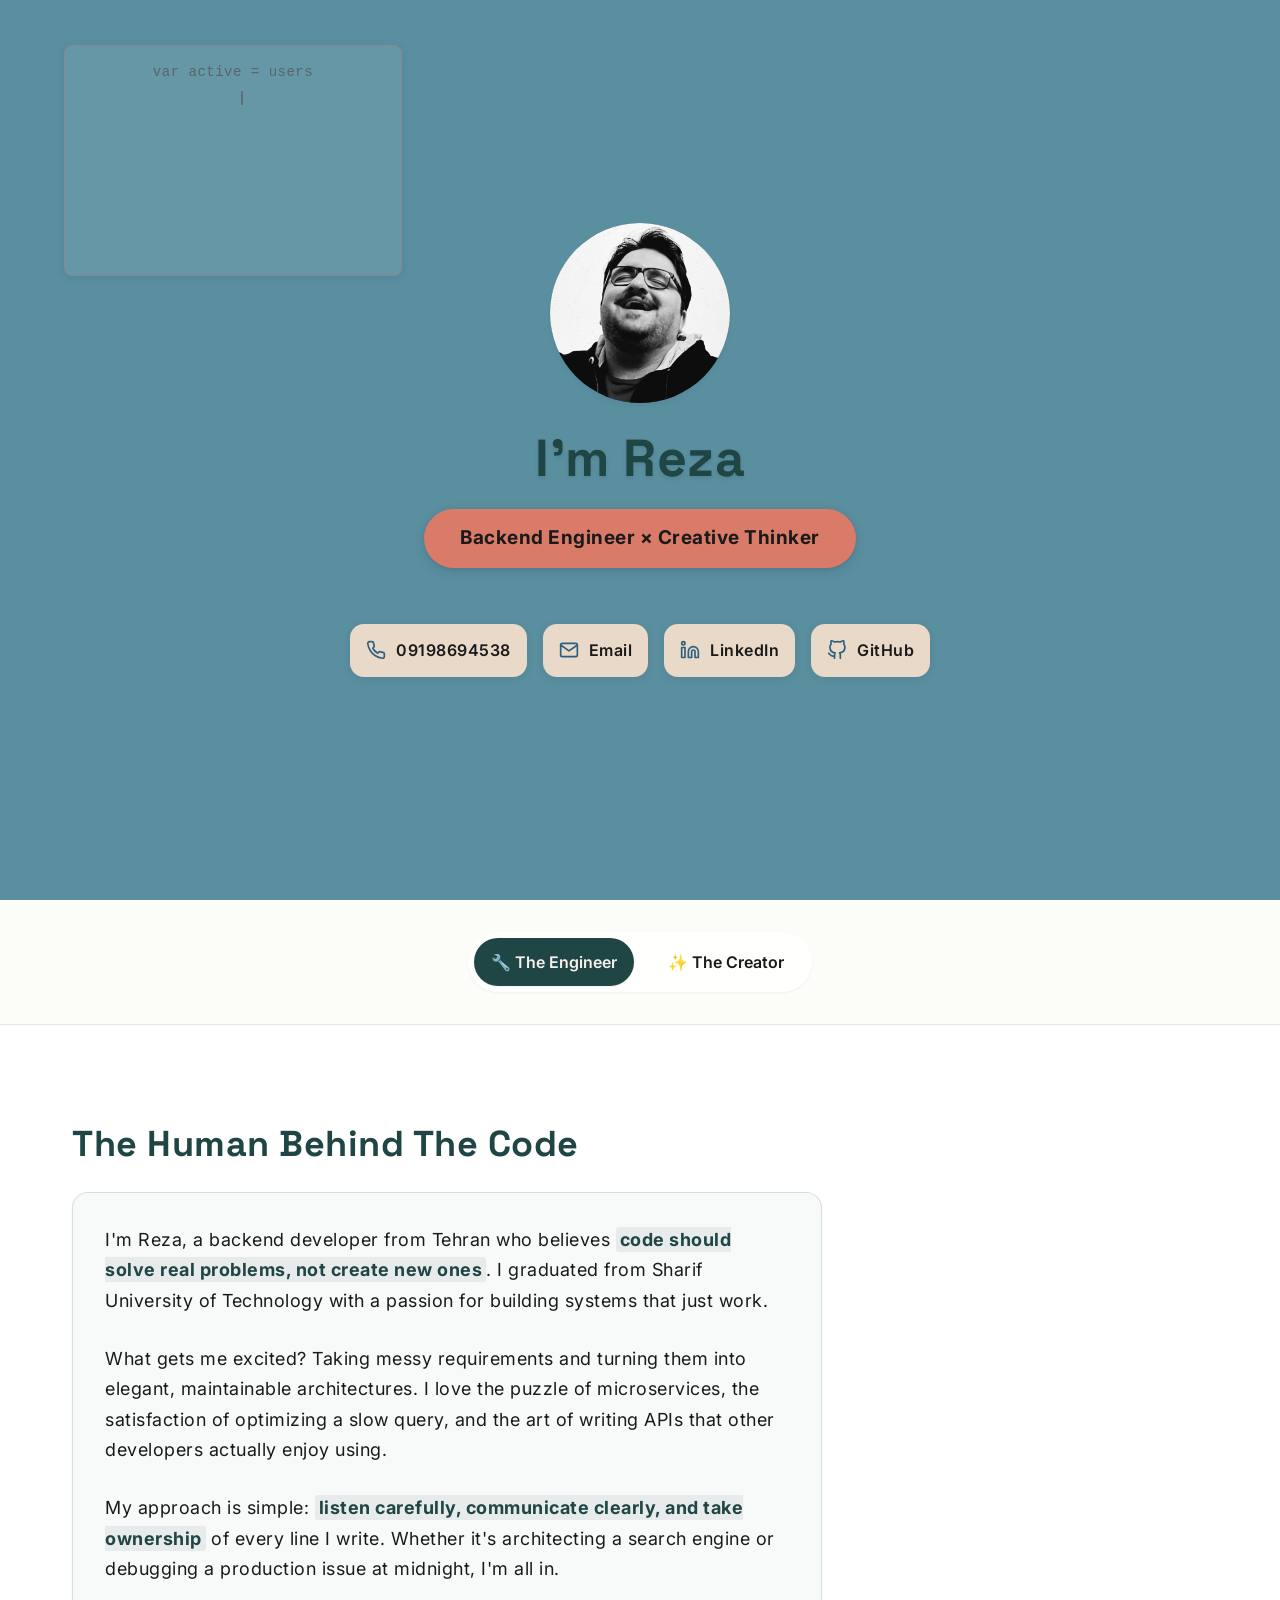
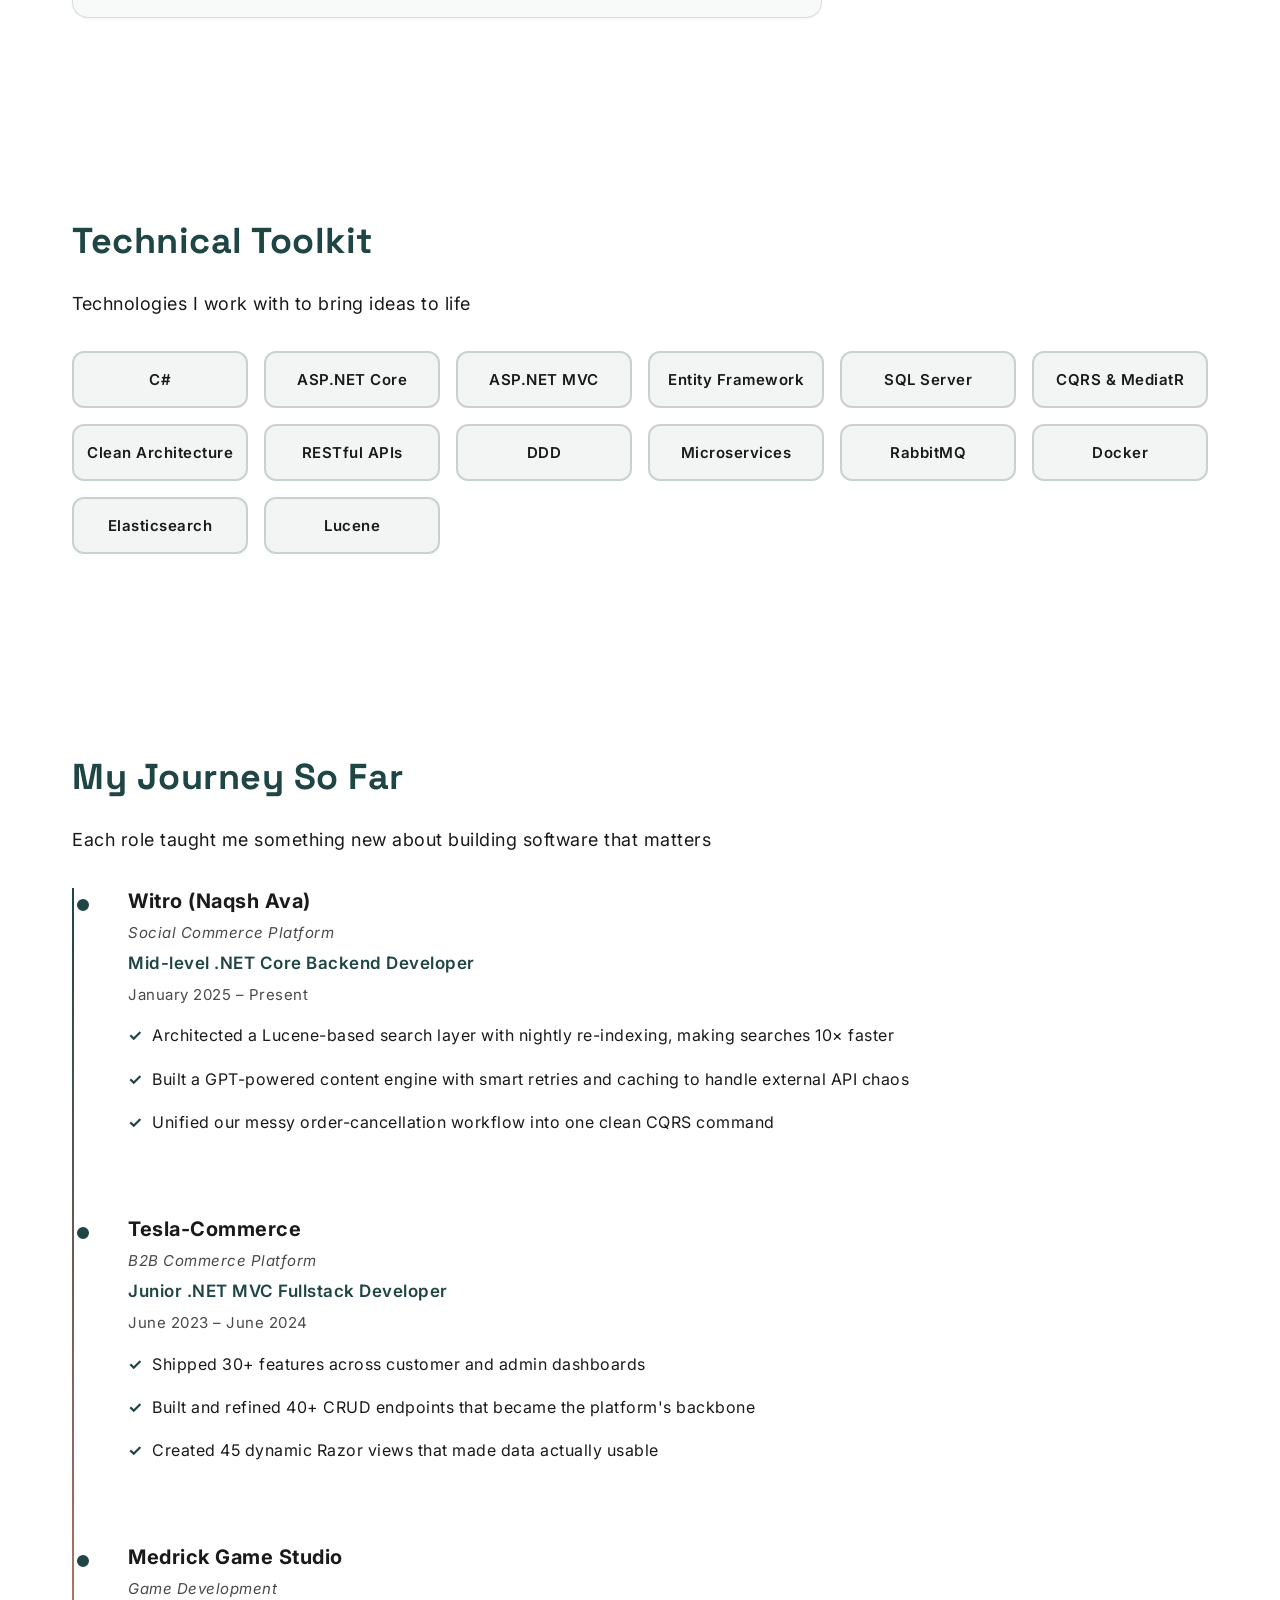
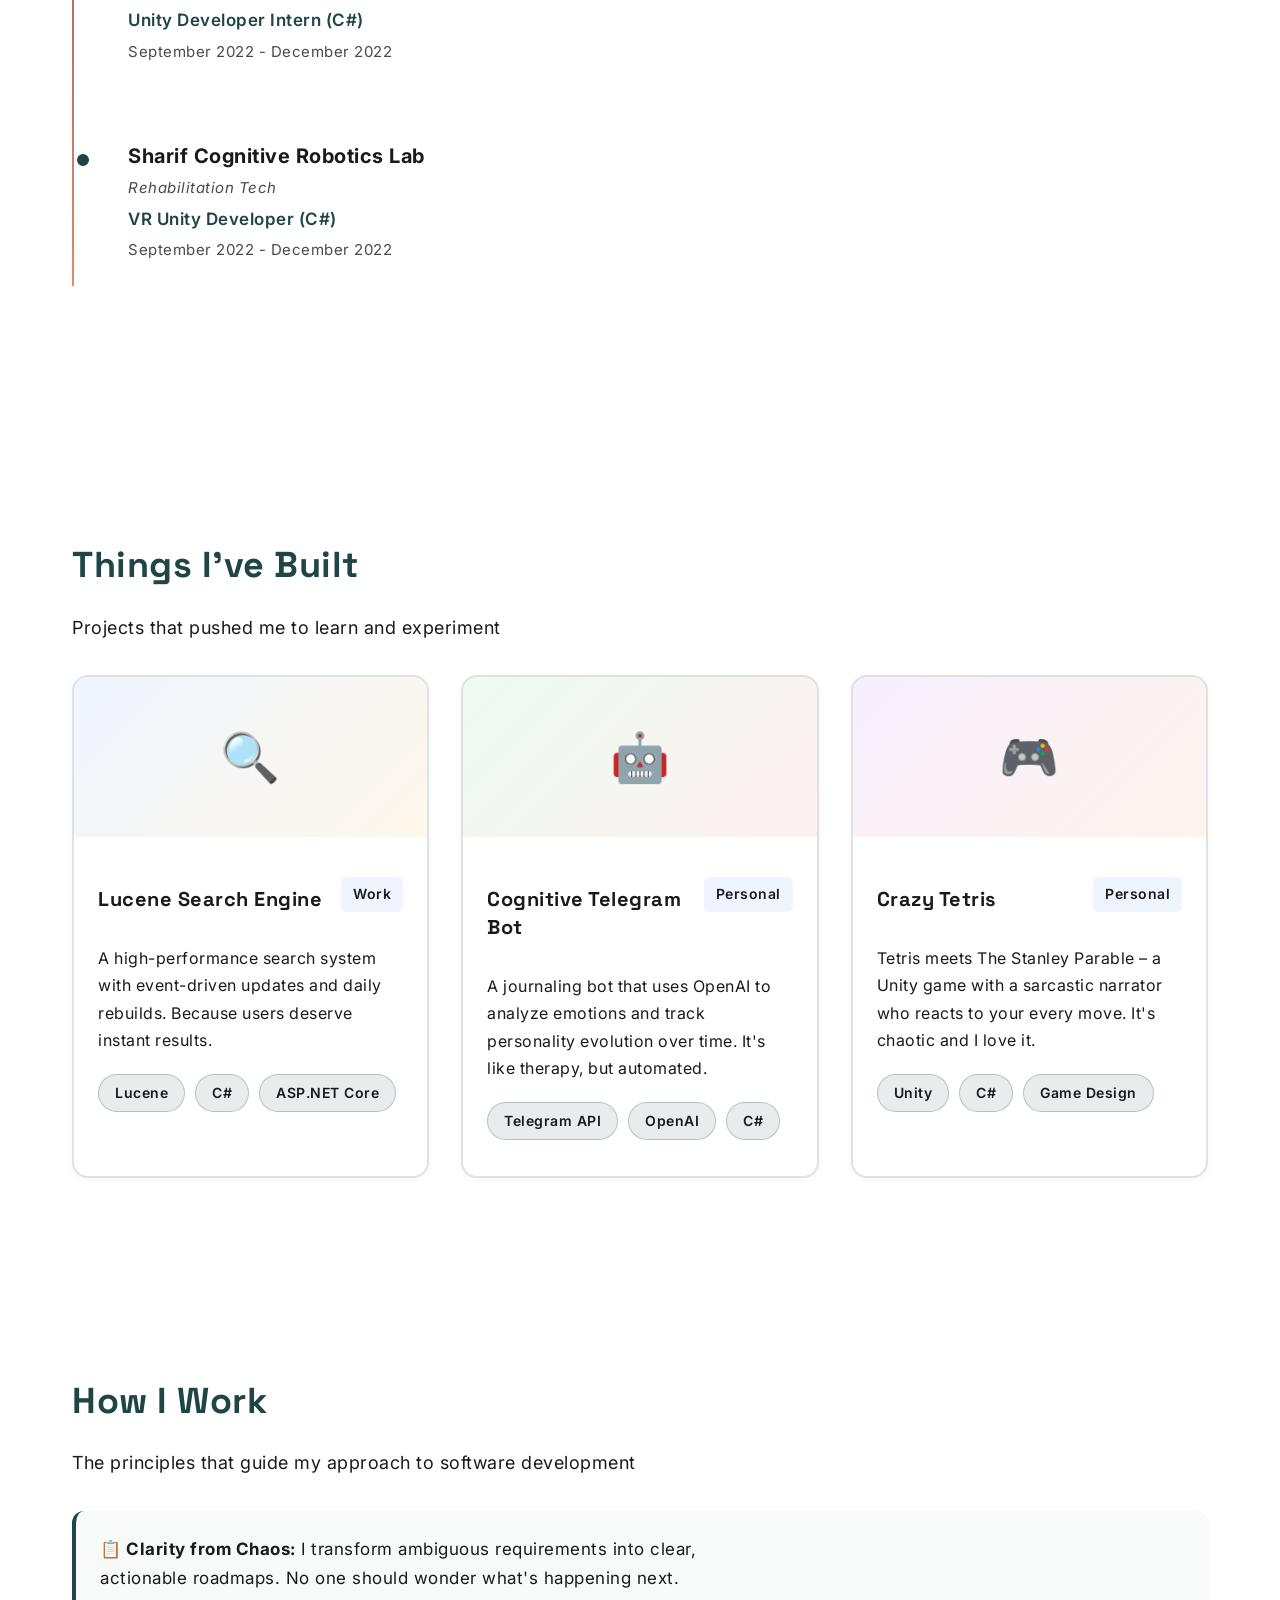
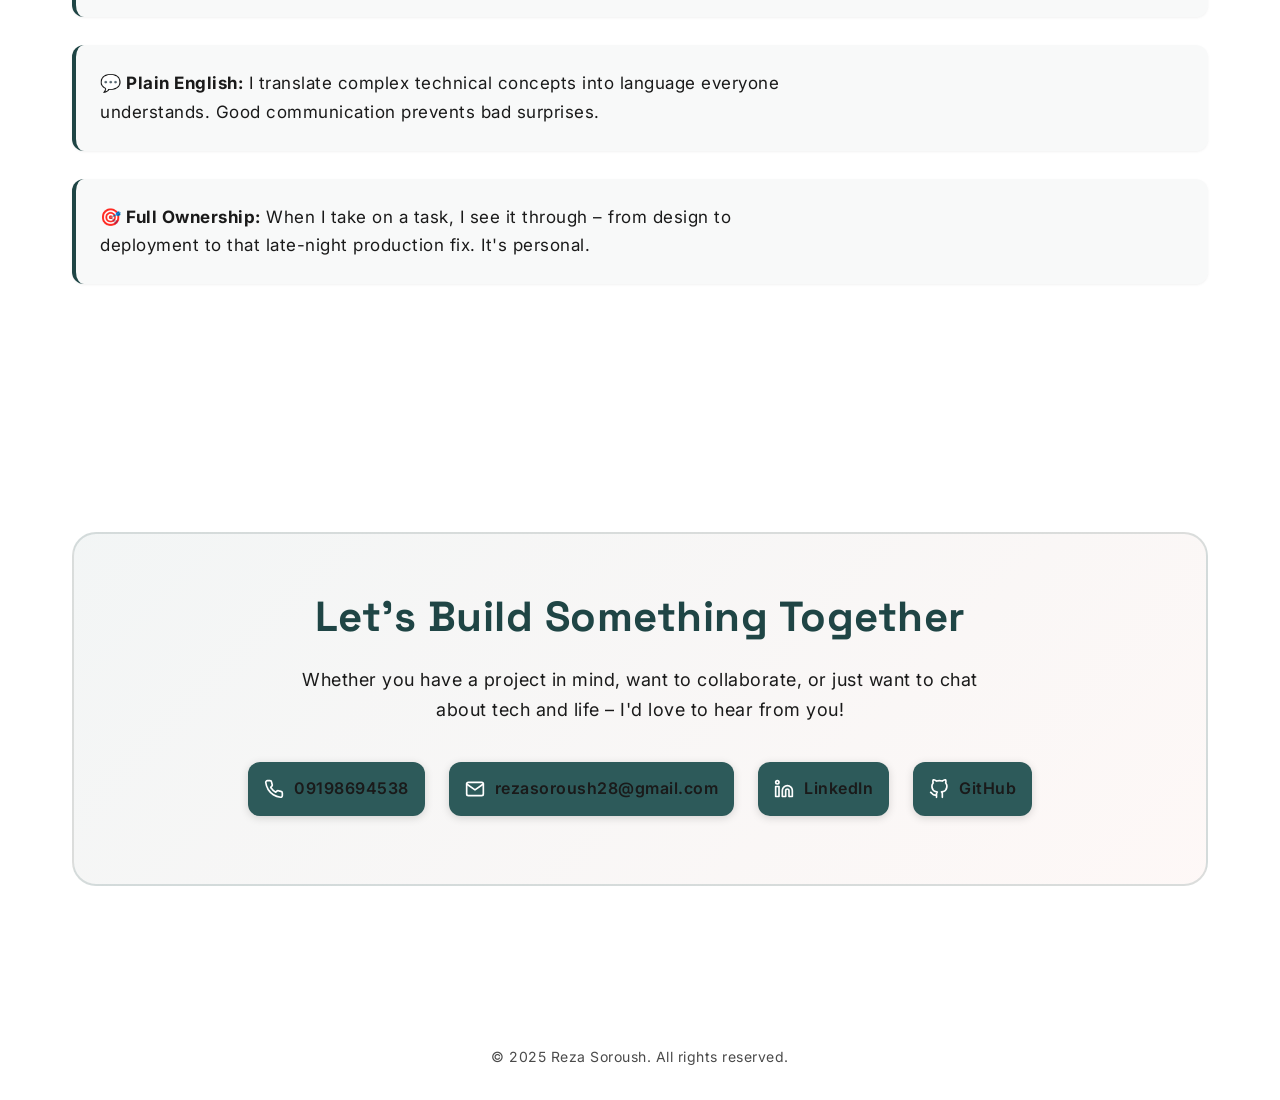
<file: index2.html>
<!DOCTYPE html>
<html lang="en">
<head>
    <meta charset="UTF-8">
    <meta name="viewport" content="width=device-width, initial-scale=1.0">
    <title>Reza Soroush - Backend Engineer × Creative Thinker</title>
    <link rel="preconnect" href="https://fonts.googleapis.com">
    <link rel="preconnect" href="https://fonts.gstatic.com" crossorigin>
    <link href="https://fonts.googleapis.com/css2?family=Inter:wght@400;500;600;700&family=Space+Grotesk:wght@500;600;700&display=swap" rel="stylesheet">
    <style>
:root {
  /* Primitive Color Tokens */
  --color-white: rgba(255, 255, 255, 1);
  --color-black: rgba(0, 0, 0, 1);
  --color-cream-50: rgba(252, 252, 249, 1);
  --color-cream-100: rgba(255, 255, 253, 1);
  --color-gray-200: rgba(245, 245, 245, 1);
  --color-gray-300: rgba(167, 169, 169, 1);
  --color-gray-400: rgba(119, 124, 124, 1);
  --color-slate-500: rgba(98, 108, 113, 1);
  --color-brown-600: rgba(94, 82, 64, 1);
  --color-charcoal-700: rgba(31, 33, 33, 1);
  --color-charcoal-800: rgba(38, 40, 40, 1);
  --color-slate-900: rgba(19, 52, 59, 1);
  --color-teal-300: rgba(50, 184, 198, 1);
  --color-teal-400: rgba(45, 166, 178, 1);
  --color-teal-500: rgba(33, 128, 141, 1);
  --color-teal-600: rgba(29, 116, 128, 1);
  --color-teal-700: rgba(26, 104, 115, 1);
  --color-teal-800: rgba(41, 150, 161, 1);
  --color-red-400: rgba(255, 84, 89, 1);
  --color-red-500: rgba(192, 21, 47, 1);
  --color-orange-400: rgba(230, 129, 97, 1);
  --color-orange-500: rgba(168, 75, 47, 1);

  /* RGB versions for opacity control */
  --color-brown-600-rgb: 94, 82, 64;
  --color-teal-500-rgb: 33, 128, 141;
  --color-slate-900-rgb: 19, 52, 59;
  --color-slate-500-rgb: 98, 108, 113;
  --color-red-500-rgb: 192, 21, 47;
  --color-red-400-rgb: 255, 84, 89;
  --color-orange-500-rgb: 168, 75, 47;
  --color-orange-400-rgb: 230, 129, 97;

  /* Background color tokens (Light Mode) */
  --color-bg-1: rgba(59, 130, 246, 0.08);
  --color-bg-2: rgba(245, 158, 11, 0.08);
  --color-bg-3: rgba(34, 197, 94, 0.08);
  --color-bg-4: rgba(239, 68, 68, 0.08);
  --color-bg-5: rgba(147, 51, 234, 0.08);
  --color-bg-6: rgba(249, 115, 22, 0.08);
  --color-bg-7: rgba(236, 72, 153, 0.08);
  --color-bg-8: rgba(6, 182, 212, 0.08);

  /* Semantic Color Tokens (Light Mode) */
  --color-background: var(--color-cream-50);
  --color-surface: var(--color-cream-100);
  --color-text: var(--color-slate-900);
  --color-text-secondary: var(--color-slate-500);
  --color-primary: var(--color-teal-500);
  --color-primary-hover: var(--color-teal-600);
  --color-primary-active: var(--color-teal-700);
  --color-secondary: rgba(var(--color-brown-600-rgb), 0.12);
  --color-secondary-hover: rgba(var(--color-brown-600-rgb), 0.2);
  --color-secondary-active: rgba(var(--color-brown-600-rgb), 0.25);
  --color-border: rgba(var(--color-brown-600-rgb), 0.2);
  --color-btn-primary-text: var(--color-cream-50);
  --color-card-border: rgba(var(--color-brown-600-rgb), 0.12);
  --color-card-border-inner: rgba(var(--color-brown-600-rgb), 0.12);
  --color-error: var(--color-red-500);
  --color-success: var(--color-teal-500);
  --color-warning: var(--color-orange-500);
  --color-info: var(--color-slate-500);
  --color-focus-ring: rgba(var(--color-teal-500-rgb), 0.4);
  --color-select-caret: rgba(var(--color-slate-900-rgb), 0.8);

  /* Typography - OPTIMIZED FOR READABILITY */
  --font-family-base: "Inter", -apple-system, BlinkMacSystemFont, "Segoe UI", Roboto, sans-serif;
  --font-family-display: "Space Grotesk", "Inter", sans-serif;
  --font-size-xs: 14px;
  --font-size-sm: 14px;
  --font-size-base: 16px;
  --font-size-md: 16px;
  --font-size-lg: 18px;
  --font-size-xl: 20px;
  --font-size-2xl: 22px;
  --font-size-3xl: 28px;
  --font-size-4xl: 36px;
  --font-weight-normal: 400;
  --font-weight-medium: 500;
  --font-weight-semibold: 600;
  --font-weight-bold: 700;
  --line-height-tight: 1.3;
  --line-height-normal: 1.6;
  --letter-spacing-tight: -0.01em;
  --letter-spacing-body: 0.5px;

  /* Spacing */
  --space-0: 0;
  --space-1: 1px;
  --space-2: 2px;
  --space-4: 4px;
  --space-6: 6px;
  --space-8: 8px;
  --space-10: 10px;
  --space-12: 12px;
  --space-16: 16px;
  --space-20: 20px;
  --space-24: 24px;
  --space-32: 32px;

  /* Border Radius */
  --radius-sm: 6px;
  --radius-base: 8px;
  --radius-md: 10px;
  --radius-lg: 12px;
  --radius-xl: 16px;
  --radius-2xl: 24px;
  --radius-full: 9999px;

  /* Shadows */
  --shadow-xs: 0 1px 2px rgba(0, 0, 0, 0.02);
  --shadow-sm: 0 1px 3px rgba(0, 0, 0, 0.04), 0 1px 2px rgba(0, 0, 0, 0.02);
  --shadow-md: 0 4px 6px -1px rgba(0, 0, 0, 0.04), 0 2px 4px -1px rgba(0, 0, 0, 0.02);
  --shadow-lg: 0 10px 15px -3px rgba(0, 0, 0, 0.04), 0 4px 6px -2px rgba(0, 0, 0, 0.02);

  /* Animation */
  --duration-fast: 150ms;
  --duration-normal: 250ms;
  --ease-standard: cubic-bezier(0.16, 1, 0.3, 1);
  
  /* Custom Portfolio Colors */
  --portfolio-primary: #1F4545;
  --portfolio-secondary: #E8856F;
  --portfolio-accent: #D4A574;
  --portfolio-bg: #FFFFFF;
  --portfolio-text: #1A1A1A;
  --portfolio-text-secondary: #4A4A4A;
  --portfolio-text-light: #F5F1E8;
  --portfolio-heading: #1F4545;
  --portfolio-heading-secondary: #1F4545;
  --portfolio-creator: #6B4A6F;
  --warm-orange: rgba(255, 159, 102, 1);
  --warm-peach: rgba(255, 193, 153, 1);
  --warm-purple: rgba(168, 153, 255, 1);
  --warm-blue: rgba(153, 201, 255, 1);
}

@media (prefers-color-scheme: dark) {
  :root {
    --color-gray-400-rgb: 119, 124, 124;
    --color-teal-300-rgb: 50, 184, 198;
    --color-gray-300-rgb: 167, 169, 169;
    --color-gray-200-rgb: 245, 245, 245;
    --color-background: var(--color-charcoal-700);
    --color-surface: var(--color-charcoal-800);
    --color-text: var(--color-gray-200);
    --color-text-secondary: rgba(var(--color-gray-300-rgb), 0.7);
    --color-primary: var(--color-teal-300);
    --color-primary-hover: var(--color-teal-400);
    --color-primary-active: var(--color-teal-800);
    --color-secondary: rgba(var(--color-gray-400-rgb), 0.15);
    --color-secondary-hover: rgba(var(--color-gray-400-rgb), 0.25);
    --color-border: rgba(var(--color-gray-400-rgb), 0.3);
    --color-card-border: rgba(var(--color-gray-400-rgb), 0.2);
  }
}

* {
  margin: 0;
  padding: 0;
  box-sizing: border-box;
}

html {
  scroll-behavior: smooth;
  font-size: 16px;
}

* {
  min-font-size: 14px;
}

body {
  font-family: var(--font-family-base);
  background-color: var(--portfolio-bg);
  color: var(--portfolio-text);
  font-size: var(--font-size-base);
  line-height: 1.6;
  letter-spacing: var(--letter-spacing-body);
  font-weight: 400;
  -webkit-font-smoothing: antialiased;
  -moz-osx-font-smoothing: grayscale;
  overflow-x: hidden;
}

p, li, span, div {
  color: var(--portfolio-text);
  line-height: 1.6;
  letter-spacing: 0.5px;
}

p {
  margin-bottom: 1.2em;
}

.hero {
  min-height: 100vh;
  display: flex;
  flex-direction: column;
  align-items: center;
  justify-content: center;
  position: relative;
  overflow: hidden;
  padding: var(--space-32) var(--space-20);
  text-align: center;
}

.hero::before {
  content: '';
  position: absolute;
  top: 0;
  left: 0;
  width: 100%;
  height: 100%;
  background: #5A8FA0;
  z-index: 0;
}

.code-background {
  position: absolute;
  top: 0;
  left: 0;
  width: 100%;
  height: 100%;
  overflow: hidden;
  z-index: 0;
  pointer-events: none;
}

.code-frame {
  position: absolute;
  background: rgba(240, 240, 240, 0.08);
  border: 1px solid #888888;
  border-radius: 8px;
  padding: 14px;
  overflow: hidden;
  opacity: 0;
  transition: opacity 0.7s ease;
  pointer-events: none;
  box-shadow: 0 2px 8px rgba(0, 0, 0, 0.08);
}

.code-frame.visible {
  opacity: 1;
}

.code-line {
  font-family: 'Courier New', monospace;
  font-size: 14px;
  line-height: 1.8;
  color: #555555;
  white-space: pre-wrap;
  word-wrap: break-word;
  opacity: 0.75;
  letter-spacing: 0.5px;
  font-weight: 500;
  margin: 0;
}

.code-cursor {
  display: inline-block;
  width: 2px;
  height: 1em;
  background-color: #555555;
  margin-left: 1px;
  animation: blink 1s infinite;
  vertical-align: text-bottom;
  opacity: 0.75;
}

@keyframes blink {
  0%, 49% { opacity: 0.75; }
  50%, 100% { opacity: 0; }
}

.profile-photo {
  width: 140px;
  height: 140px;
  border-radius: var(--radius-full);
  background: var(--portfolio-heading);
  margin-bottom: var(--space-24);
  display: flex;
  align-items: center;
  justify-content: center;
  font-size: 48px;
  box-shadow: var(--shadow-md);
  animation: fadeInScale 0.6s var(--ease-standard);
  position: relative;
  z-index: 1;
}
.profile-photo img {
  width: 100%;
  height: 100%;
  object-fit: cover;
  border-radius: 50%;
}


@keyframes fadeInScale {
  from {
    opacity: 0;
    transform: scale(0.9);
  }
  to {
    opacity: 1;
    transform: scale(1);
  }
}

.hero h1 {
  font-family: var(--font-family-display);
  font-size: clamp(36px, 8vw, 52px);
  font-weight: 700;
  line-height: 1.2;
  margin-bottom: var(--space-20);
  color: var(--portfolio-heading);
  animation: fadeInUp 0.6s var(--ease-standard) 0.1s both;
  position: relative;
  z-index: 1;
  text-shadow: 0 2px 4px rgba(0, 0, 0, 0.1);
}

.hero-tagline-pill {
  display: inline-block;
  padding: 16px 36px;
  background: #D97B68;
  border-radius: 35px;
  font-size: 19px;
  font-weight: 700;
  line-height: 1.4;
  color: #1A1A1A;
  margin-bottom: var(--space-32);
  box-shadow: 0 3px 12px rgba(0, 0, 0, 0.12), 0 1px 4px rgba(0, 0, 0, 0.08);
  animation: fadeInUp 0.6s var(--ease-standard) 0.2s both;
  border: none;
  position: relative;
  z-index: 1;
}

.hero-dual {
  display: none;
}

@keyframes fadeInUp {
  from {
    opacity: 0;
    transform: translateY(20px);
  }
  to {
    opacity: 1;
    transform: translateY(0);
  }
}

.scroll-indicator {
  display: none;
}

@media (max-width: 767px) {
  .hero h1 {
    font-size: clamp(28px, 7vw, 52px);
  }
  
  .hero-tagline-pill {
    font-size: 17px;
    padding: 14px 28px;
    border-radius: 32px;
    background: #D97B68;
  }
  
  .profile-photo {
    width: 100px;
    height: 100px;
    font-size: 36px;
  }
}

@keyframes bounce {
  0%, 20%, 50%, 80%, 100% {
    transform: translateY(0);
  }
  40% {
    transform: translateY(-10px);
  }
  60% {
    transform: translateY(-5px);
  }
}

.hero-contact-wrapper {
  display: flex;
  flex-wrap: wrap;
  justify-content: center;
  align-items: center;
  gap: 16px;
  margin-top: var(--space-24);
  max-width: 800px;
  position: relative;
  z-index: 1;
}

.hero-contact-left,
.hero-contact-right {
  display: flex;
  flex-wrap: wrap;
  gap: 16px;
  justify-content: center;
}

.hero-contact-link {
  display: inline-flex;
  align-items: center;
  gap: 10px;
  padding: 14px 16px;
  background: #E8D9C8;
  border: none;
  border-radius: 14px;
  text-decoration: none;
  color: #2E5F7F;
  font-size: 16px;
  font-weight: 600;
  transition: all var(--duration-normal) var(--ease-standard);
  min-height: 48px;
  box-shadow: 0 2px 8px rgba(0, 0, 0, 0.08);
  white-space: nowrap;
}

.hero-contact-left .hero-contact-link {
  background: #E8D9C8;
  color: #2E5F7F;
}

.hero-contact-left .hero-contact-link:hover {
  background: #F5E6D3;
  transform: translateY(-2px);
  box-shadow: 0 4px 12px rgba(0, 0, 0, 0.12);
}

.hero-contact-right .hero-contact-link {
  background: #E8D9C8;
  color: #2E5F7F;
}

.hero-contact-right .hero-contact-link:hover {
  background: #F5E6D3;
  transform: translateY(-2px);
  box-shadow: 0 4px 12px rgba(0, 0, 0, 0.12);
}

.hero-contact-link svg {
  width: 20px;
  height: 20px;
  stroke-width: 2;
  stroke: #2E5F7F;
}

@media (max-width: 767px) {
  .hero-contact-wrapper {
    gap: 12px;
  }
  
  .hero-contact-left,
  .hero-contact-right {
    gap: 12px;
  }
  
  .hero-contact-link {
    font-size: 15px;
    padding: 12px 14px;
  }
}

.toggle-section {
  padding: 32px 24px;
  display: flex;
  justify-content: center;
  position: sticky;
  top: 0;
  background: var(--color-background);
  z-index: 100;
  border-bottom: 1px solid var(--color-card-border);
  margin-bottom: 24px;
}

.toggle-container {
  display: flex;
  gap: var(--space-12);
  background: var(--color-surface);
  padding: var(--space-6);
  border-radius: var(--radius-full);
  box-shadow: var(--shadow-sm);
}

.toggle-btn {
  padding: var(--space-14) var(--space-24);
  border: none;
  border-radius: var(--radius-full);
  font-size: 16px;
  font-weight: 600;
  line-height: 1.4;
  cursor: pointer;
  transition: all var(--duration-normal) var(--ease-standard);
  background: transparent;
  color: var(--portfolio-text);
  font-family: var(--font-family-base);
  min-width: 160px;
  min-height: 48px;
}

.toggle-btn.active {
  background: var(--portfolio-heading);
  color: var(--portfolio-text-light);
  box-shadow: var(--shadow-sm);
}

.toggle-btn:hover:not(.active) {
  background: rgba(31, 69, 69, 0.1);
  color: var(--portfolio-text);
}

.view {
  display: none;
  animation: fadeIn 0.5s var(--ease-standard);
}

.view.active {
  display: block;
}

@keyframes fadeIn {
  from {
    opacity: 0;
  }
  to {
    opacity: 1;
  }
}

section {
  padding: 48px var(--space-24);
  max-width: 1200px;
  margin: 0 auto 48px auto;
}

@media (max-width: 767px) {
  section {
    padding: 40px var(--space-20);
    margin: 0 auto 40px auto;
  }
}

section h2 {
  font-family: var(--font-family-display);
  font-size: clamp(28px, 6vw, 36px);
  font-weight: 700;
  line-height: 1.3;
  margin-bottom: 24px;
  padding-top: 8px;
  color: var(--portfolio-heading);
}

section h3 {
  font-family: var(--font-family-display);
  font-size: 22px;
  font-weight: 600;
  line-height: 1.4;
  margin-bottom: 20px;
  margin-top: 8px;
  color: var(--portfolio-heading);
}

.section-intro {
  font-size: 18px;
  line-height: 1.7;
  letter-spacing: 0.5px;
  color: var(--portfolio-text);
  margin-bottom: 32px;
  margin-top: 16px;
  max-width: 700px;
}

.about-content {
  background: rgba(31, 69, 69, 0.03);
  padding: var(--space-32);
  border-radius: var(--radius-xl);
  border: 1px solid rgba(31, 69, 69, 0.15);
  box-shadow: var(--shadow-sm);
  line-height: 1.7;
  max-width: 800px;
  margin-top: 20px;
}

.about-content p {
  margin-bottom: 1.5em;
  font-size: 18px;
  line-height: 1.7;
  letter-spacing: 0.5px;
  color: var(--portfolio-text);
  font-weight: 400;
}

.about-content p:last-child {
  margin-bottom: 0;
}

.highlight {
  color: var(--portfolio-heading);
  font-weight: 700;
  background: rgba(31, 69, 69, 0.08);
  padding: 2px 4px;
  border-radius: 3px;
}

.skills-grid {
  display: grid;
  grid-template-columns: repeat(auto-fill, minmax(140px, 1fr));
  gap: 12px;
  margin-top: 24px;
}

.skill-card {
  background: rgba(31, 69, 69, 0.05);
  padding: var(--space-16) var(--space-12);
  border-radius: var(--radius-lg);
  border: 2px solid rgba(31, 69, 69, 0.2);
  text-align: center;
  font-size: 15px;
  font-weight: 600;
  line-height: 1.4;
  color: var(--portfolio-text);
  transition: all var(--duration-normal) var(--ease-standard);
  cursor: default;
  min-height: 48px;
  display: flex;
  align-items: center;
  justify-content: center;
}

.skill-card:hover {
  transform: translateY(-4px);
  box-shadow: var(--shadow-md);
  border-color: var(--portfolio-heading);
}

.timeline {
  position: relative;
  padding-left: var(--space-24);
  margin-top: var(--space-24);
}

.timeline::before {
  content: '';
  position: absolute;
  left: 0;
  top: 0;
  bottom: 0;
  width: 2px;
  background: linear-gradient(to bottom, var(--portfolio-heading), var(--portfolio-secondary));
}

.timeline-item {
  position: relative;
  margin-bottom: 56px;
  padding-left: var(--space-24);
  padding-bottom: 8px;
}

.timeline-item::before {
  content: '';
  position: absolute;
  left: -30px;
  top: 8px;
  width: 12px;
  height: 12px;
  border-radius: 50%;
  background: var(--portfolio-heading);
  border: 3px solid var(--portfolio-bg);
}

.timeline-company {
  font-size: 20px;
  font-weight: 700;
  line-height: 1.3;
  color: var(--portfolio-text);
  margin-bottom: var(--space-8);
}

.timeline-type {
  font-size: 15px;
  color: var(--portfolio-text-secondary);
  font-style: italic;
  line-height: 1.5;
  margin-bottom: var(--space-8);
}

.timeline-role {
  font-size: 17px;
  font-weight: 600;
  line-height: 1.4;
  color: var(--portfolio-heading);
  margin-bottom: var(--space-8);
}

.timeline-period {
  font-size: 15px;
  color: var(--portfolio-text-secondary);
  line-height: 1.5;
  margin-bottom: var(--space-16);
}

.timeline-achievements {
  list-style: none;
  padding-left: 0;
  margin-top: var(--space-12);
}

.timeline-achievements li {
  position: relative;
  padding-left: var(--space-24);
  margin-bottom: 16px;
  font-size: 16px;
  line-height: 1.7;
  letter-spacing: 0.5px;
  color: var(--portfolio-text);
}

.timeline-achievements li::before {
  content: '✓';
  position: absolute;
  left: 0;
  color: var(--portfolio-heading);
  font-weight: 700;
  font-size: 16px;
}

.projects-grid {
  display: grid;
  grid-template-columns: 1fr;
  gap: 24px;
  margin-top: 24px;
}

.project-card {
  background: #FFFFFF;
  border-radius: var(--radius-xl);
  border: 2px solid rgba(31, 69, 69, 0.15);
  overflow: hidden;
  transition: all var(--duration-normal) var(--ease-standard);
  box-shadow: 0 2px 8px rgba(0, 0, 0, 0.04);
}

.project-card:hover {
  transform: translateY(-4px);
  box-shadow: 0 8px 24px rgba(0, 0, 0, 0.08);
  border-color: rgba(31, 69, 69, 0.3);
}

.project-icon {
  width: 100%;
  height: 160px;
  display: flex;
  align-items: center;
  justify-content: center;
  font-size: 48px;
  background: linear-gradient(135deg, var(--color-bg-1), var(--color-bg-2));
}

.project-card:nth-child(2) .project-icon {
  background: linear-gradient(135deg, var(--color-bg-3), var(--color-bg-4));
}

.project-card:nth-child(3) .project-icon {
  background: linear-gradient(135deg, var(--color-bg-5), var(--color-bg-6));
}

.project-content {
  padding: 32px 24px;
  margin-top: 8px;
}

.project-header {
  display: flex;
  justify-content: space-between;
  align-items: start;
  margin-bottom: var(--space-12);
  gap: var(--space-12);
}

.project-title {
  font-size: 20px;
  font-weight: 700;
  line-height: 1.4;
  color: var(--portfolio-text);
}

.project-context {
  font-size: 14px;
  padding: var(--space-6) var(--space-12);
  background: var(--color-bg-1);
  border-radius: var(--radius-sm);
  font-weight: 600;
  color: var(--portfolio-text);
  white-space: nowrap;
}

.project-description {
  font-size: 16px;
  line-height: 1.7;
  letter-spacing: 0.5px;
  color: var(--portfolio-text);
  margin-bottom: 20px;
  margin-top: 12px;
}

.project-tech {
  display: flex;
  flex-wrap: wrap;
  gap: 10px;
  margin-top: 8px;
}

.tech-tag {
  font-size: 14px;
  padding: 8px 16px;
  background: rgba(31, 69, 69, 0.1);
  border: 1px solid rgba(31, 69, 69, 0.25);
  border-radius: var(--radius-full);
  color: var(--portfolio-text);
  font-weight: 600;
  line-height: 1.4;
  margin-bottom: 4px;
}

.creative-grid {
  display: grid;
  grid-template-columns: 1fr;
  gap: 24px;
  margin-top: 24px;
}

.creative-card {
  background: rgba(31, 69, 69, 0.03);
  padding: 32px 24px;
  border-radius: var(--radius-xl);
  border: 2px dashed rgba(31, 69, 69, 0.25);
  text-align: center;
  transition: all var(--duration-normal) var(--ease-standard);
  margin-bottom: 8px;
}

.creative-card:hover {
  border-color: var(--portfolio-creator);
  transform: scale(1.02);
}

#creator-view section h2 {
  color: var(--portfolio-creator);
}

.toggle-btn[data-view="creator"].active {
  background: var(--portfolio-creator);
  color: var(--portfolio-text-light);
}

.creative-icon {
  font-size: 48px;
  margin-bottom: var(--space-16);
}

.creative-title {
  font-size: 20px;
  font-weight: 700;
  line-height: 1.4;
  margin-bottom: var(--space-12);
  color: var(--portfolio-text);
}

.creative-description {
  font-size: 16px;
  line-height: 1.6;
  letter-spacing: 0.5px;
  color: var(--portfolio-text);
  font-style: italic;
}

.creative-soon {
  display: inline-block;
  margin-top: var(--space-12);
  padding: var(--space-8) var(--space-16);
  background: var(--color-bg-2);
  border-radius: var(--radius-full);
  font-size: 14px;
  font-weight: 600;
  line-height: 1.4;
  color: var(--portfolio-text);
}

.philosophy-grid {
  display: grid;
  grid-template-columns: 1fr;
  gap: 20px;
  margin-top: 24px;
}

.philosophy-item {
  background: rgba(31, 69, 69, 0.03);
  padding: 24px;
  border-radius: var(--radius-lg);
  border-left: 4px solid var(--portfolio-heading);
  box-shadow: var(--shadow-sm);
  margin-bottom: 8px;
}

.philosophy-item p {
  font-size: 17px;
  line-height: 1.7;
  letter-spacing: 0.5px;
  color: var(--portfolio-text);
  margin: 0;
  font-weight: 400;
}

.contact-section {
  background: linear-gradient(135deg, rgba(45, 90, 90, 0.06), rgba(232, 133, 111, 0.06));
  border: 2px solid rgba(31, 69, 69, 0.15);
  border-radius: var(--radius-2xl);
  padding: 48px 24px;
  text-align: center;
  margin-top: 48px;
}

.contact-title {
  font-family: var(--font-family-display);
  font-size: clamp(32px, 7vw, 42px);
  font-weight: 700;
  line-height: 1.3;
  margin-bottom: var(--space-20);
  color: var(--portfolio-heading);
}

.contact-subtitle {
  font-size: 18px;
  line-height: 1.7;
  letter-spacing: 0.5px;
  color: var(--portfolio-text);
  margin-bottom: var(--space-32);
  max-width: 700px;
  margin-left: auto;
  margin-right: auto;
}

.contact-email {
  display: inline-flex;
  align-items: center;
  gap: var(--space-10);
  padding: var(--space-16) var(--space-32);
  background: var(--portfolio-secondary);
  color: #FFFFFF;
  text-decoration: none;
  border-radius: var(--radius-full);
  font-size: 18px;
  font-weight: 700;
  line-height: 1.4;
  transition: all var(--duration-normal) var(--ease-standard);
  box-shadow: var(--shadow-md);
  min-height: 52px;
}

.contact-email:hover {
  background: #d6745e;
  transform: translateY(-2px);
  box-shadow: var(--shadow-lg);
}

.contact-methods {
  display: flex;
  flex-wrap: wrap;
  justify-content: center;
  gap: 16px;
  margin-top: 32px;
  margin-bottom: 16px;
}

.contact-method {
  display: inline-flex;
  align-items: center;
  gap: 10px;
  padding: 14px 16px;
  background: #2D5A5A;
  border: none;
  border-radius: var(--radius-lg);
  text-decoration: none;
  color: #FFFFFF;
  font-size: 16px;
  font-weight: 600;
  line-height: 1.4;
  transition: all var(--duration-normal) var(--ease-standard);
  min-height: 48px;
  box-shadow: 0 2px 8px rgba(0, 0, 0, 0.15);
  margin: 4px;
}

.contact-method:hover {
  background: #234848;
  transform: translateY(-2px);
  box-shadow: 0 4px 12px rgba(0, 0, 0, 0.2);
}

.contact-method svg,
.contact-method span:first-child {
  width: 20px;
  height: 20px;
  display: flex;
  align-items: center;
  justify-content: center;
}

.contact-method svg {
  stroke: #FFFFFF;
}

.social-links {
  display: flex;
  justify-content: center;
  gap: var(--space-16);
  margin-top: var(--space-24);
}

.social-link {
  padding: var(--space-14) var(--space-20);
  background: rgba(31, 69, 69, 0.05);
  border: 2px solid rgba(31, 69, 69, 0.25);
  border-radius: var(--radius-lg);
  text-decoration: none;
  color: var(--portfolio-heading);
  font-size: 15px;
  font-weight: 600;
  line-height: 1.4;
  transition: all var(--duration-normal) var(--ease-standard);
  min-height: 44px;
}

.social-link:hover {
  border-color: var(--portfolio-heading);
  color: var(--portfolio-heading);
  transform: translateY(-2px);
}

footer {
  padding: 32px 24px;
  text-align: center;
  margin-top: 24px;
}

.footer-copyright {
  font-size: 14px;
  line-height: 1.6;
  color: #4A4A4A;
  margin: 0;
  font-weight: 400;
}

@media (min-width: 768px) {
  .profile-photo {
    width: 180px;
    height: 180px;
    font-size: 64px;
  }

  section {
    padding: 56px 32px;
    margin-bottom: 56px;
  }

  .skills-grid {
    grid-template-columns: repeat(auto-fill, minmax(160px, 1fr));
    gap: 16px;
  }

  .projects-grid {
    grid-template-columns: repeat(2, 1fr);
    gap: 32px;
  }

  .creative-grid {
    grid-template-columns: repeat(2, 1fr);
    gap: 28px;
  }

  .philosophy-grid {
    grid-template-columns: 1fr;
  }
  
  .about-content,
  .section-intro {
    max-width: 750px;
  }
}

@media (min-width: 1024px) {
  .projects-grid {
    grid-template-columns: repeat(3, 1fr);
    gap: 32px;
  }

  .creative-grid {
    grid-template-columns: repeat(4, 1fr);
    gap: 28px;
  }

  .timeline {
    padding-left: 32px;
  }
  
  section {
    padding: 64px 32px;
    margin-bottom: 64px;
  }
  
  .about-content p,
  .philosophy-item p {
    max-width: 680px;
  }
}

@media (hover: none) and (pointer: coarse) {
  .toggle-btn,
  .contact-email,
  .social-link,
  .hero-contact-link,
  .contact-method,
  .footer-link {
    min-height: 48px;
  }
  
  body {
    font-size: 16px;
  }
  
  .timeline-item {
    margin-bottom: 64px;
  }
  
  section {
    padding: 40px 20px;
    margin-bottom: 48px;
  }
  
  .hero-contact {
    margin-bottom: 32px;
  }
  
  .contact-section {
    padding: 40px 20px;
    margin-top: 40px;
  }
  
  footer {
    padding: 40px 20px;
    margin-top: 40px;
  }
}
    </style>
</head>
<body>
    <!-- Hero Section -->
    <div class="hero">
        <div class="code-background" id="codeBackground"></div>
        <div class="profile-photo"><img src="me.jpg" alt="Profile"></div>
        <h1>I'm Reza</h1>
        <div class="hero-tagline-pill">Backend Engineer × Creative Thinker</div>
        
        <div class="hero-contact-wrapper">
            <div class="hero-contact-left">
                <a href="tel:+989198694538" class="hero-contact-link">
                    <svg xmlns="http://www.w3.org/2000/svg" width="18" height="18" viewBox="0 0 24 24" fill="none" stroke="currentColor" stroke-width="2" stroke-linecap="round" stroke-linejoin="round">
                        <path d="M22 16.92v3a2 2 0 0 1-2.18 2 19.79 19.79 0 0 1-8.63-3.07 19.5 19.5 0 0 1-6-6 19.79 19.79 0 0 1-3.07-8.67A2 2 0 0 1 4.11 2h3a2 2 0 0 1 2 1.72 12.84 12.84 0 0 0 .7 2.81 2 2 0 0 1-.45 2.11L8.09 9.91a16 16 0 0 0 6 6l1.27-1.27a2 2 0 0 1 2.11-.45 12.84 12.84 0 0 0 2.81.7A2 2 0 0 1 22 16.92z"></path>
                    </svg>
                    <span>09198694538</span>
                </a>
                <a href= "https://mail.google.com/mail/u/0/?fs=1&to=rezasoroush28@gmail.com&tf=cm" class="hero-contact-link">
                    <svg xmlns="http://www.w3.org/2000/svg" width="18" height="18" viewBox="0 0 24 24" fill="none" stroke="currentColor" stroke-width="2" stroke-linecap="round" stroke-linejoin="round">
                        <path d="M4 4h16c1.1 0 2 .9 2 2v12c0 1.1-.9 2-2 2H4c-1.1 0-2-.9-2-2V6c0-1.1.9-2 2-2z"></path>
                        <polyline points="22,6 12,13 2,6"></polyline>
                    </svg>
                    <span>Email</span>
                </a>
            </div>
            <div class="hero-contact-right">
                <a href="https://www.linkedin.com/in/reza-soroush-a2863a179/" target="_blank" class="hero-contact-link">
                    <svg xmlns="http://www.w3.org/2000/svg" width="18" height="18" viewBox="0 0 24 24" fill="none" stroke="currentColor" stroke-width="2" stroke-linecap="round" stroke-linejoin="round">
                        <path d="M16 8a6 6 0 0 1 6 6v7h-4v-7a2 2 0 0 0-2-2 2 2 0 0 0-2 2v7h-4v-7a6 6 0 0 1 6-6z"></path>
                        <rect x="2" y="9" width="4" height="12"></rect>
                        <circle cx="4" cy="4" r="2"></circle>
                    </svg>
                    <span>LinkedIn</span>
                </a>
                <a href="https://github.com/rezasoroush28" target="_blank" class="hero-contact-link">
                    <svg xmlns="http://www.w3.org/2000/svg" width="18" height="18" viewBox="0 0 24 24" fill="none" stroke="currentColor" stroke-width="2" stroke-linecap="round" stroke-linejoin="round">
                        <path d="M9 19c-5 1.5-5-2.5-7-3m14 6v-3.87a3.37 3.37 0 0 0-.94-2.61c3.14-.35 6.44-1.54 6.44-7A5.44 5.44 0 0 0 20 4.77 5.07 5.07 0 0 0 19.91 1S18.73.65 16 2.48a13.38 13.38 0 0 0-7 0C6.27.65 5.09 1 5.09 1A5.07 5.07 0 0 0 5 4.77a5.44 5.44 0 0 0-1.5 3.78c0 5.42 3.3 6.61 6.44 7A3.37 3.37 0 0 0 9 18.13V22"></path>
                    </svg>
                    <span>GitHub</span>
                </a>
            </div>
        </div>
    </div>

    <!-- Toggle Navigation -->
    <div class="toggle-section">
        <div class="toggle-container">
            <button class="toggle-btn active" data-view="engineer">🔧 The Engineer</button>
            <button class="toggle-btn" data-view="creator">✨ The Creator</button>
        </div>
    </div>

    <!-- Engineer View -->
    <div id="engineer-view" class="view active">
        <!-- About Section -->
        <section id="about">
            <h2>The Human Behind The Code</h2>
            <div class="about-content">
                <p>I'm Reza, a backend developer from Tehran who believes <span class="highlight">code should solve real problems, not create new ones</span>. I graduated from Sharif University of Technology with a passion for building systems that just work.</p>
                <p>What gets me excited? Taking messy requirements and turning them into elegant, maintainable architectures. I love the puzzle of microservices, the satisfaction of optimizing a slow query, and the art of writing APIs that other developers actually enjoy using.</p>
                <p>My approach is simple: <span class="highlight">listen carefully, communicate clearly, and take ownership</span> of every line I write. Whether it's architecting a search engine or debugging a production issue at midnight, I'm all in.</p>
            </div>
        </section>

        <!-- Skills Section -->
        <section id="skills">
            <h2>Technical Toolkit</h2>
            <p class="section-intro">Technologies I work with to bring ideas to life</p>
            <div class="skills-grid">
                <div class="skill-card">C#</div>
                <div class="skill-card">ASP.NET Core</div>
                <div class="skill-card">ASP.NET MVC</div>
                <div class="skill-card">Entity Framework</div>
                <div class="skill-card">SQL Server</div>
                <div class="skill-card">CQRS &amp; MediatR</div>
                <div class="skill-card">Clean Architecture</div>
                <div class="skill-card">RESTful APIs</div>
                <div class="skill-card">DDD</div>
                <div class="skill-card">Microservices</div>
                <div class="skill-card">RabbitMQ</div>
                <div class="skill-card">Docker</div>
                <div class="skill-card">Elasticsearch</div>
                <div class="skill-card">Lucene</div>
            </div>
        </section>

        <!-- Experience Timeline -->
        <section id="experience">
            <h2>My Journey So Far</h2>
            <p class="section-intro">Each role taught me something new about building software that matters</p>
            <div class="timeline">
                <div class="timeline-item">
                    <div class="timeline-company">Witro (Naqsh Ava)</div>
                    <div class="timeline-type">Social Commerce Platform</div>
                    <div class="timeline-role">Mid-level .NET Core Backend Developer</div>
                    <div class="timeline-period">January 2025 – Present</div>
                    <ul class="timeline-achievements">
                        <li>Architected a Lucene-based search layer with nightly re-indexing, making searches 10× faster</li>
                        <li>Built a GPT-powered content engine with smart retries and caching to handle external API chaos</li>
                        <li>Unified our messy order-cancellation workflow into one clean CQRS command</li>
                    </ul>
                </div>

                <div class="timeline-item">
                    <div class="timeline-company">Tesla-Commerce</div>
                    <div class="timeline-type">B2B Commerce Platform</div>
                    <div class="timeline-role">Junior .NET MVC Fullstack Developer</div>
                    <div class="timeline-period">June 2023 – June 2024</div>
                    <ul class="timeline-achievements">
                        <li>Shipped 30+ features across customer and admin dashboards</li>
                        <li>Built and refined 40+ CRUD endpoints that became the platform's backbone</li>
                        <li>Created 45 dynamic Razor views that made data actually usable</li>
                    </ul>
                </div>

                <div class="timeline-item">
                    <div class="timeline-company">Medrick Game Studio</div>
                    <div class="timeline-type">Game Development</div>
                    <div class="timeline-role">Unity Developer Intern (C#)</div>
                    <div class="timeline-period">September 2022 - December 2022</div>
                </div>

                <div class="timeline-item">
                    <div class="timeline-company">Sharif Cognitive Robotics Lab</div>
                    <div class="timeline-type">Rehabilitation Tech</div>
                    <div class="timeline-role">VR Unity Developer (C#)</div>
                    <div class="timeline-period">September 2022 - December 2022</div>
                </div>
            </div>
        </section>

        <!-- Projects Section -->
        <section id="projects">
            <h2>Things I've Built</h2>
            <p class="section-intro">Projects that pushed me to learn and experiment</p>
            <div class="projects-grid">
                <div class="project-card">
                    <div class="project-icon">🔍</div>
                    <div class="project-content">
                        <div class="project-header">
                            <h3 class="project-title">Lucene Search Engine</h3>
                            <span class="project-context">Work</span>
                        </div>
                        <p class="project-description">A high-performance search system with event-driven updates and daily rebuilds. Because users deserve instant results.</p>
                        <div class="project-tech">
                            <span class="tech-tag">Lucene</span>
                            <span class="tech-tag">C#</span>
                            <span class="tech-tag">ASP.NET Core</span>
                        </div>
                    </div>
                </div>

                <div class="project-card">
                    <div class="project-icon">🤖</div>
                    <div class="project-content">
                        <div class="project-header">
                            <h3 class="project-title">Cognitive Telegram Bot</h3>
                            <span class="project-context">Personal</span>
                        </div>
                        <p class="project-description">A journaling bot that uses OpenAI to analyze emotions and track personality evolution over time. It's like therapy, but automated.</p>
                        <div class="project-tech">
                            <span class="tech-tag">Telegram API</span>
                            <span class="tech-tag">OpenAI</span>
                            <span class="tech-tag">C#</span>
                        </div>
                    </div>
                </div>

                <div class="project-card">
                    <div class="project-icon">🎮</div>
                    <div class="project-content">
                        <div class="project-header">
                            <h3 class="project-title">Crazy Tetris</h3>
                            <span class="project-context">Personal</span>
                        </div>
                        <p class="project-description">Tetris meets The Stanley Parable – a Unity game with a sarcastic narrator who reacts to your every move. It's chaotic and I love it.</p>
                        <div class="project-tech">
                            <span class="tech-tag">Unity</span>
                            <span class="tech-tag">C#</span>
                            <span class="tech-tag">Game Design</span>
                        </div>
                    </div>
                </div>
            </div>
        </section>

        <!-- Philosophy Section -->
        <section id="philosophy">
            <h2>How I Work</h2>
            <p class="section-intro">The principles that guide my approach to software development</p>
            <div class="philosophy-grid">
                <div class="philosophy-item">
                    <p><strong>📋 Clarity from Chaos:</strong> I transform ambiguous requirements into clear, actionable roadmaps. No one should wonder what's happening next.</p>
                </div>
                <div class="philosophy-item">
                    <p><strong>💬 Plain English:</strong> I translate complex technical concepts into language everyone understands. Good communication prevents bad surprises.</p>
                </div>
                <div class="philosophy-item">
                    <p><strong>🎯 Full Ownership:</strong> When I take on a task, I see it through – from design to deployment to that late-night production fix. It's personal.</p>
                </div>
            </div>
        </section>
    </div>

    <!-- Creator View -->
    <div id="creator-view" class="view">
        <!-- Creative Interests -->
        <section id="creative">
            <h2>The Creative Side</h2>
            <p class="section-intro">Where engineering meets imagination – this space is evolving, check back soon!</p>
            <div class="creative-grid">
                <div class="creative-card">
                    <div class="creative-icon">🎵</div>
                    <h3 class="creative-title">Music</h3>
                    <p class="creative-description">My playlists and thoughts on what moves me</p>
                    <span class="creative-soon">Brewing ☕</span>
                </div>

                <div class="creative-card">
                    <div class="creative-icon">🎮</div>
                    <h3 class="creative-title">Games</h3>
                    <p class="creative-description">Game design ideas and my all-time favorites</p>
                    <span class="creative-soon">Coming Soon</span>
                </div>

                <div class="creative-card">
                    <div class="creative-icon">✍️</div>
                    <h3 class="creative-title">Writings</h3>
                    <p class="creative-description">Essays, reflections, and random thoughts</p>
                    <span class="creative-soon">In Progress</span>
                </div>

                <div class="creative-card">
                    <div class="creative-icon">💡</div>
                    <h3 class="creative-title">Ideas</h3>
                    <p class="creative-description">Product concepts and wild experiments</p>
                    <span class="creative-soon">Experimenting</span>
                </div>
            </div>
        </section>

        <!-- Personal Philosophy -->
        <section id="creative-philosophy">
            <h2>Why Both Sides Matter</h2>
            <div class="about-content">
                <p>I believe the best engineers aren't just coders – they're <span class="highlight">curious humans who see patterns everywhere</span>. Music teaches me about rhythm and flow. Games teach me about systems and feedback loops. Writing teaches me about clarity and structure.</p>
                <p>Every creative pursuit makes me a better developer. And every technical challenge sparks new creative ideas. The line between "The Engineer" and "The Creator" isn't a boundary – it's where the magic happens.</p>
                <p><em>This section is a work in progress, just like me. I'll be filling it with projects, playlists, and writings as they come to life. Stay tuned! 🚀</em></p>
            </div>
        </section>
    </div>

    <!-- Contact Section -->
    <section id="contact">
        <div class="contact-section">
            <h2 class="contact-title">Let's Build Something Together</h2>
            <p class="contact-subtitle">Whether you have a project in mind, want to collaborate, or just want to chat about tech and life – I'd love to hear from you!</p>
            
            <div class="contact-methods">
                <a href="tel:+989198694538" class="contact-method">
                    <svg xmlns="http://www.w3.org/2000/svg" width="20" height="20" viewBox="0 0 24 24" fill="none" stroke="currentColor" stroke-width="2" stroke-linecap="round" stroke-linejoin="round">
                        <path d="M22 16.92v3a2 2 0 0 1-2.18 2 19.79 19.79 0 0 1-8.63-3.07 19.5 19.5 0 0 1-6-6 19.79 19.79 0 0 1-3.07-8.67A2 2 0 0 1 4.11 2h3a2 2 0 0 1 2 1.72 12.84 12.84 0 0 0 .7 2.81 2 2 0 0 1-.45 2.11L8.09 9.91a16 16 0 0 0 6 6l1.27-1.27a2 2 0 0 1 2.11-.45 12.84 12.84 0 0 0 2.81.7A2 2 0 0 1 22 16.92z"></path>
                    </svg>
                    <span>09198694538</span>
                </a>
                
                <a href="mailto:rezasoroush28@gmail.com" class="contact-method contact-email">
                    <svg xmlns="http://www.w3.org/2000/svg" width="20" height="20" viewBox="0 0 24 24" fill="none" stroke="currentColor" stroke-width="2" stroke-linecap="round" stroke-linejoin="round">
                        <path d="M4 4h16c1.1 0 2 .9 2 2v12c0 1.1-.9 2-2 2H4c-1.1 0-2-.9-2-2V6c0-1.1.9-2 2-2z"></path>
                        <polyline points="22,6 12,13 2,6"></polyline>
                    </svg>
                    <span>rezasoroush28@gmail.com</span>
                </a>
                
                <a href="https://www.linkedin.com/in/reza-soroush-a2863a179/" target="_blank" class="contact-method">
                    <svg xmlns="http://www.w3.org/2000/svg" width="20" height="20" viewBox="0 0 24 24" fill="none" stroke="currentColor" stroke-width="2" stroke-linecap="round" stroke-linejoin="round">
                        <path d="M16 8a6 6 0 0 1 6 6v7h-4v-7a2 2 0 0 0-2-2 2 2 0 0 0-2 2v7h-4v-7a6 6 0 0 1 6-6z"></path>
                        <rect x="2" y="9" width="4" height="12"></rect>
                        <circle cx="4" cy="4" r="2"></circle>
                    </svg>
                    <span>LinkedIn</span>
                </a>
                
                <a href="https://github.com/rezasoroush28" target="_blank" class="contact-method">
                    <svg xmlns="http://www.w3.org/2000/svg" width="20" height="20" viewBox="0 0 24 24" fill="none" stroke="currentColor" stroke-width="2" stroke-linecap="round" stroke-linejoin="round">
                        <path d="M9 19c-5 1.5-5-2.5-7-3m14 6v-3.87a3.37 3.37 0 0 0-.94-2.61c3.14-.35 6.44-1.54 6.44-7A5.44 5.44 0 0 0 20 4.77 5.07 5.07 0 0 0 19.91 1S18.73.65 16 2.48a13.38 13.38 0 0 0-7 0C6.27.65 5.09 1 5.09 1A5.07 5.07 0 0 0 5 4.77a5.44 5.44 0 0 0-1.5 3.78c0 5.42 3.3 6.61 6.44 7A3.37 3.37 0 0 0 9 18.13V22"></path>
                    </svg>
                    <span>GitHub</span>
                </a>
            </div>
        </div>
    </section>

    <!-- Footer -->
    <footer>
        <p class="footer-copyright">&copy; 2025 Reza Soroush. All rights reserved.</p>
    </footer>

    <script>
        // Toggle between Engineer and Creator views
        const toggleButtons = document.querySelectorAll('.toggle-btn');
        const engineerView = document.getElementById('engineer-view');
        const creatorView = document.getElementById('creator-view');

        toggleButtons.forEach(button => {
            button.addEventListener('click', () => {
                const targetView = button.getAttribute('data-view');
                
                // Update button states
                toggleButtons.forEach(btn => btn.classList.remove('active'));
                button.classList.add('active');
                
                // Toggle views
                if (targetView === 'engineer') {
                    engineerView.classList.add('active');
                    creatorView.classList.remove('active');
                } else {
                    creatorView.classList.add('active');
                    engineerView.classList.remove('active');
                }
                
                // Smooth scroll to top of content
                window.scrollTo({ top: document.querySelector('.toggle-section').offsetTop - 20, behavior: 'smooth' });
            });
        });

        // Add subtle parallax effect to hero section
        window.addEventListener('scroll', () => {
            const scrolled = window.pageYOffset;
            const hero = document.querySelector('.hero');
            if (hero && scrolled < window.innerHeight) {
                hero.style.transform = `translateY(${scrolled * 0.5}px)`;
                hero.style.opacity = 1 - (scrolled / window.innerHeight) * 0.8;
            }
        });

        // Intersection Observer for fade-in animations
        const observerOptions = {
            threshold: 0.1,
            rootMargin: '0px 0px -50px 0px'
        };

        const observer = new IntersectionObserver((entries) => {
            entries.forEach(entry => {
                if (entry.isIntersecting) {
                    entry.target.style.opacity = '1';
                    entry.target.style.transform = 'translateY(0)';
                }
            });
        }, observerOptions);

        // Observe sections for animations
        document.querySelectorAll('section').forEach(section => {
            section.style.opacity = '0';
            section.style.transform = 'translateY(20px)';
            section.style.transition = 'opacity 0.6s ease, transform 0.6s ease';
            observer.observe(section);
        });

        // Code snippets for frames
        const codeSnippets = [
            `var active = users
  .Where(u => u.IsActive)
  .Select(u => u.Name)
  .ToList();`,
            `await _db.Orders
  .Include(o => o.Items)
  .FirstOrDefaultAsync(o => o.Id == id);`,
            `products
  .GroupBy(p => p.Category)
  .Select(g => new {
    Category = g.Key,
    Count = g.Count()
  });`,
            `services
  .AddDbContext<AppDbContext>()
  .AddScoped<IOrderService>();`,
            `var result = items
  .Where(x => x.Price > 100)
  .OrderByDescending(x => x.Date)
  .Take(10);`,
            `return await _db.Users
  .AsNoTracking()
  .Where(u => u.Email == email)
  .FirstOrDefaultAsync();`,
            `var grouped = data
  .GroupBy(d => d.Type)
  .Where(g => g.Count() > 1)
  .Select(g => g.Key);`,
            `app.MapControllers();
app.UseRouting();
app.UseEndpoints(e =>
  e.MapControllers());`,
            `[HttpGet("{id}")]
public async Task<Order> Get(int id) {
  return await _service.GetAsync(id);
}`,
            `public class OrderMap : Profile {
  public OrderMap() {
    CreateMap<Order, OrderDto>();
  }
}`
        ];

        const codeBackground = document.getElementById('codeBackground');
        let currentSnippetIndex = 0;
        let isTyping = false;

        // Random positions for frames
        const randomPositions = [
            { top: '5%', left: '5%' },
            { top: '10%', right: '8%' },
            { top: '20%', left: '15%' },
            { top: '25%', right: '18%' },
            { top: '30%', left: '8%' },
            { top: '35%', right: '12%' },
            { top: '40%', left: '25%' },
            { top: '42%', right: '30%' }
        ];

        function getRandomFramePosition() {
            return randomPositions[Math.floor(Math.random() * randomPositions.length)];
        }

        function getRandomFrameSize() {
            const width = Math.floor(Math.random() * (360 - 300 + 1)) + 300;
            const height = Math.floor(Math.random() * (240 - 170 + 1)) + 170;
            return { width: width + 'px', height: height + 'px' };
        }

        async function typeCodeInFrame(text, container, charSpeed = 55) {
            return new Promise((resolve) => {
                const codeLineDiv = document.createElement('div');
                codeLineDiv.className = 'code-line';
                container.appendChild(codeLineDiv);

                const cursor = document.createElement('span');
                cursor.className = 'code-cursor';
                codeLineDiv.appendChild(cursor);

                let charIndex = 0;

                const typeInterval = setInterval(() => {
                    if (charIndex >= text.length) {
                        cursor.remove();
                        clearInterval(typeInterval);
                        resolve();
                        return;
                    }

                    const char = text[charIndex];
                    const textNode = document.createTextNode(char);
                    codeLineDiv.insertBefore(textNode, cursor);
                    charIndex++;
                }, charSpeed);
            });
        }

        async function animateCodeFrame() {
            if (isTyping) return;
            isTyping = true;

            const snippet = codeSnippets[currentSnippetIndex];
            const position = getRandomFramePosition();
            const size = getRandomFrameSize();

            // Create frame
            const frame = document.createElement('div');
            frame.className = 'code-frame';
            frame.style.width = size.width;
            frame.style.height = size.height;
            
            // Apply position
            Object.keys(position).forEach(key => {
                frame.style[key] = position[key];
            });

            codeBackground.appendChild(frame);

            // Fade in frame
            await new Promise(resolve => setTimeout(resolve, 50));
            frame.classList.add('visible');
            await new Promise(resolve => setTimeout(resolve, 600));

            // Type code inside frame
            await typeCodeInFrame(snippet, frame, 55);

            // Display for 3.5 seconds
            await new Promise(resolve => setTimeout(resolve, 3500));

            // Fade out frame
            frame.classList.remove('visible');
            await new Promise(resolve => setTimeout(resolve, 800));
            
            // Remove frame
            frame.remove();

            // Move to next snippet
            currentSnippetIndex = (currentSnippetIndex + 1) % codeSnippets.length;
            isTyping = false;

            // Start next frame animation
            setTimeout(() => {
                animateCodeFrame();
            }, 400);
        }

        // Start the animation after page load
        setTimeout(() => {
            animateCodeFrame();
        }, 1000);

        // Add touch swipe support for mobile toggle
        let touchStartX = 0;
        let touchEndX = 0;

        document.addEventListener('touchstart', e => {
            touchStartX = e.changedTouches[0].screenX;
        });

        document.addEventListener('touchend', e => {
            touchEndX = e.changedTouches[0].screenX;
            handleSwipe();
        });

        function handleSwipe() {
            const swipeThreshold = 100;
            const diff = touchStartX - touchEndX;
            
            if (Math.abs(diff) > swipeThreshold) {
                const currentView = document.querySelector('.toggle-btn.active').getAttribute('data-view');
                
                // Swipe left - go to creator view
                if (diff > 0 && currentView === 'engineer') {
                    document.querySelector('[data-view="creator"]').click();
                }
                // Swipe right - go to engineer view
                else if (diff < 0 && currentView === 'creator') {
                    document.querySelector('[data-view="engineer"]').click();
                }
            }
        }
    </script>
</body>
</html>
</file>
